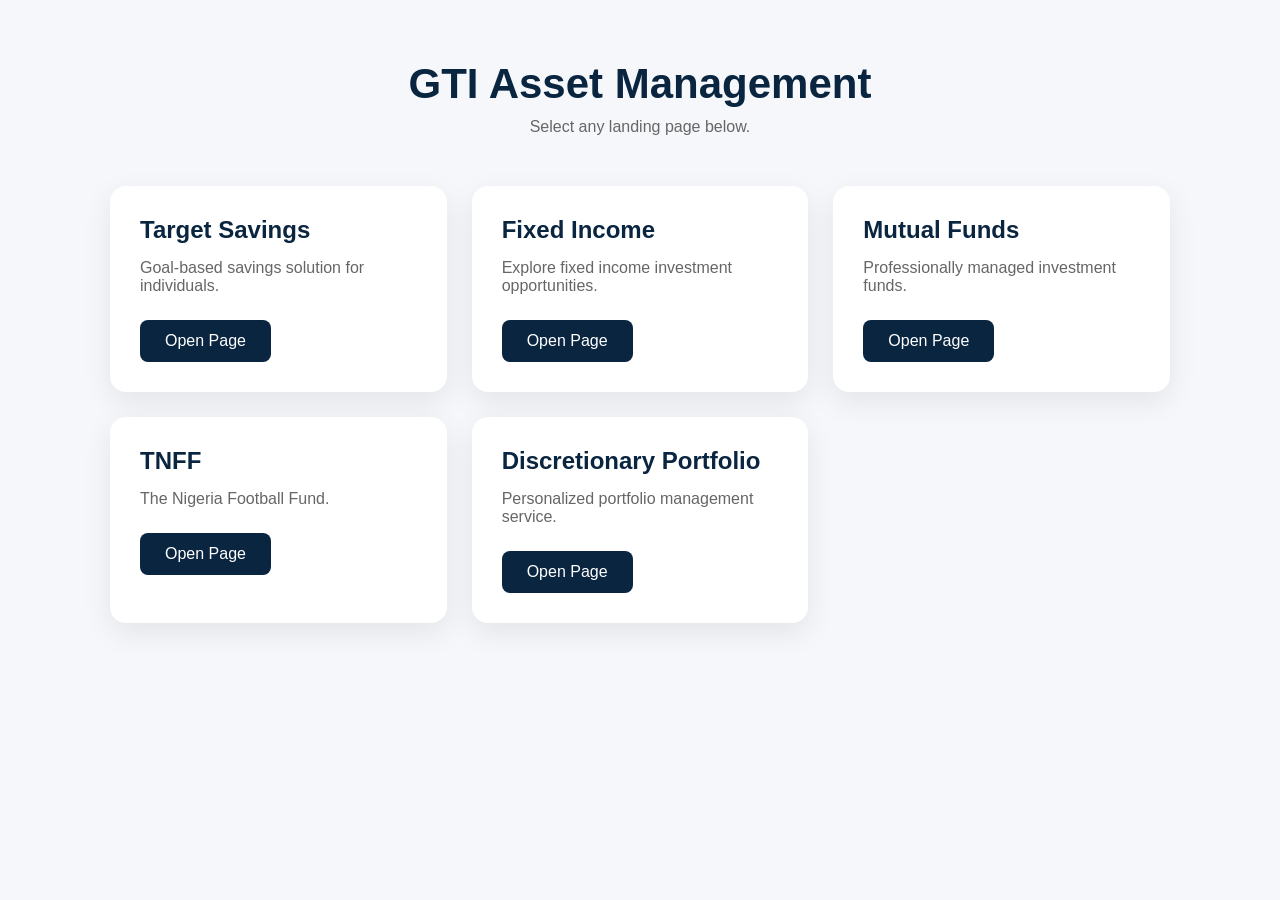
<file: index.html>
<!DOCTYPE html>
<html lang="en">
<head>
    <meta charset="UTF-8">
    <meta name="viewport" content="width=device-width, initial-scale=1.0">
    <title>GTI Asset Management | Landing Pages</title>

    <style>
        *{
            margin:0;
            padding:0;
            box-sizing:border-box;
            font-family:Arial,Helvetica,sans-serif;
        }

        body{
            background:#f5f7fa;
            color:#0A2540;
        }

        .container{
            max-width:1100px;
            margin:auto;
            padding:60px 20px;
        }

        h1{
            text-align:center;
            margin-bottom:10px;
            font-size:42px;
        }

        p{
            text-align:center;
            color:#666;
            margin-bottom:50px;
        }

        .grid{
            display:grid;
            grid-template-columns:repeat(auto-fit,minmax(280px,1fr));
            gap:25px;
        }

        .card{
            background:#fff;
            border-radius:16px;
            padding:30px;
            box-shadow:0 10px 30px rgba(0,0,0,.08);
            transition:.3s;
        }

        .card:hover{
            transform:translateY(-6px);
        }

        .card h2{
            margin-bottom:15px;
        }

        .card p{
            text-align:left;
            margin-bottom:25px;
        }

        .btn{
            display:inline-block;
            padding:12px 25px;
            background:#0A2540;
            color:#fff;
            text-decoration:none;
            border-radius:8px;
        }

        .btn:hover{
            background:#154b85;
        }
    </style>

</head>

<body>

<div class="container">

<h1>GTI Asset Management</h1>

<p>Select any landing page below.</p>

<div class="grid">

<div class="card">
<h2>Target Savings</h2>
<p>Goal-based savings solution for individuals.</p>
<a class="btn" href="page1-target-savings.html">Open Page</a>
</div>

<div class="card">
<h2>Fixed Income</h2>
<p>Explore fixed income investment opportunities.</p>
<a class="btn" href="page2-fixed-income.html">Open Page</a>
</div>

<div class="card">
<h2>Mutual Funds</h2>
<p>Professionally managed investment funds.</p>
<a class="btn" href="page3-mutual-funds.html">Open Page</a>
</div>

<div class="card">
<h2>TNFF</h2>
<p>The Nigeria Football Fund.</p>
<a class="btn" href="page4-tnff.html">Open Page</a>
</div>

<div class="card">
<h2>Discretionary Portfolio</h2>
<p>Personalized portfolio management service.</p>
<a class="btn" href="page5-discretionary.html">Open Page</a>
</div>

</div>

</div>

</body>
</html>
</file>
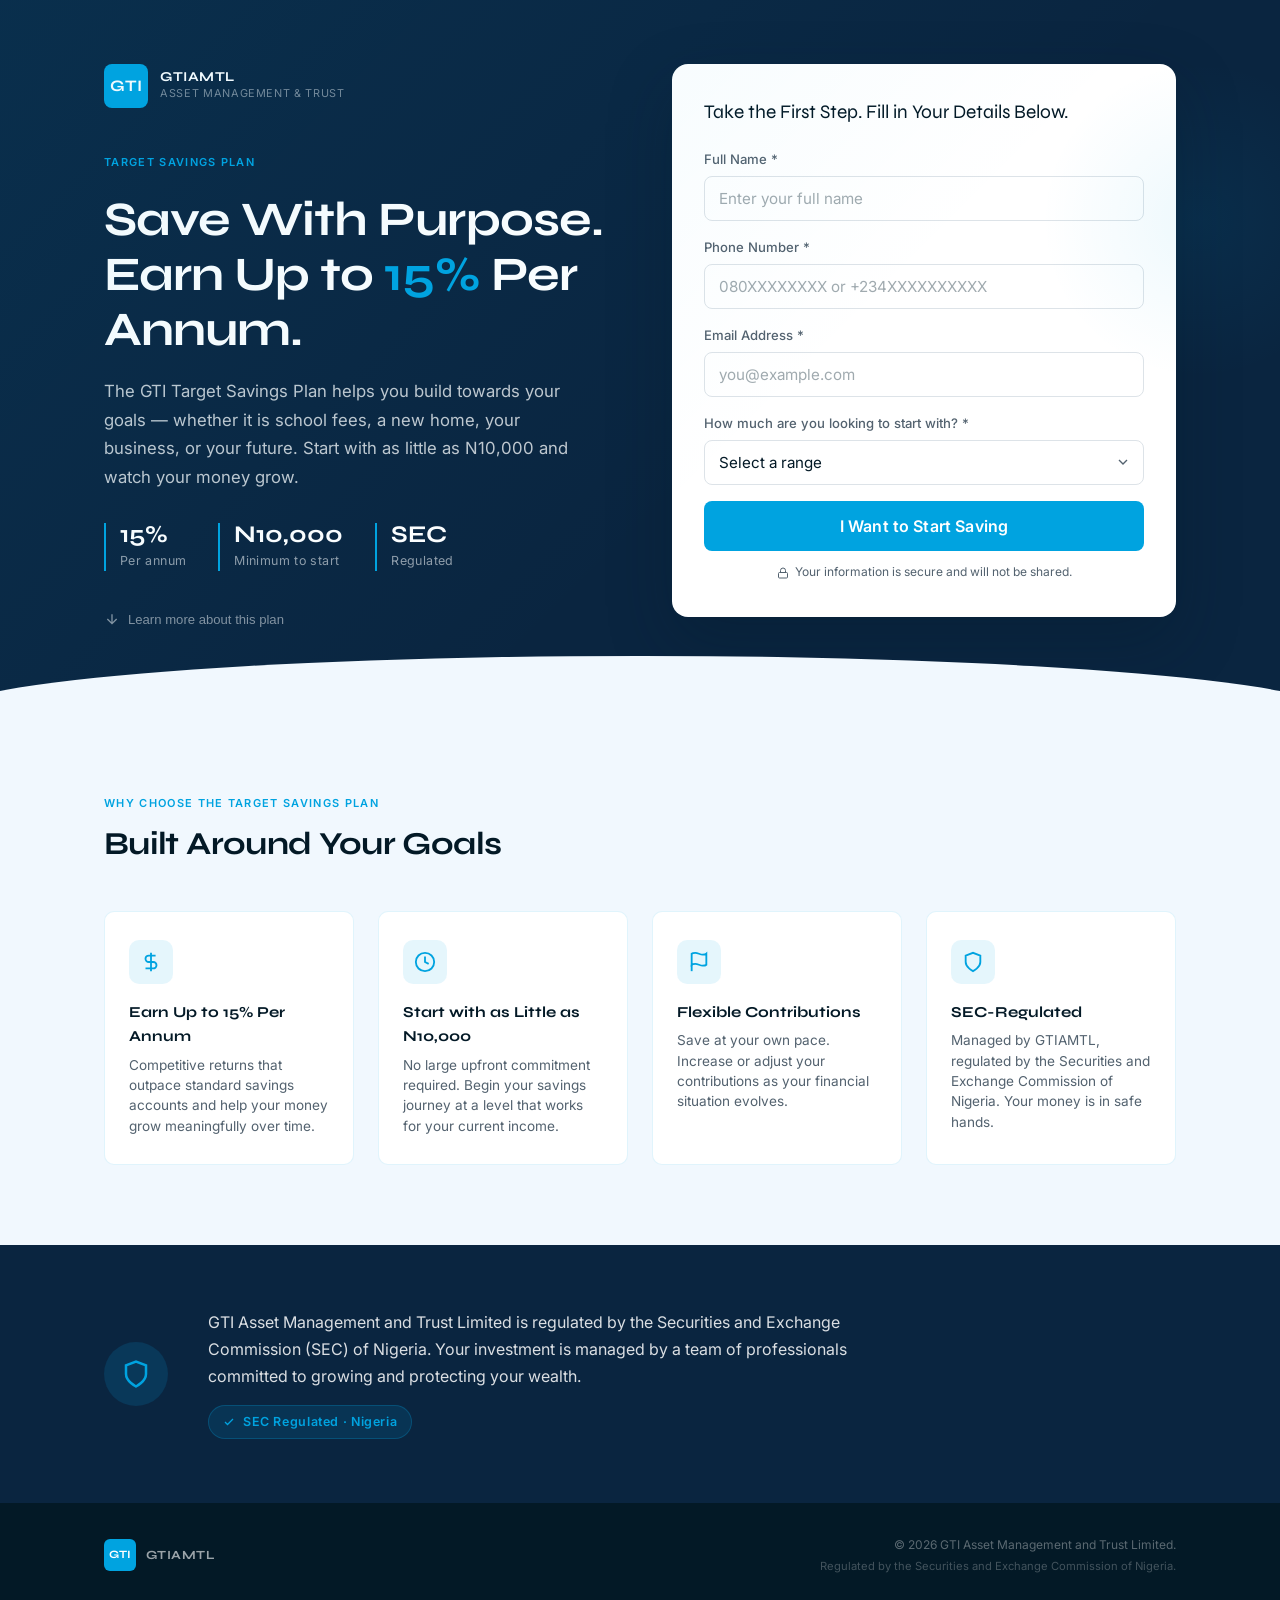
<file: page1-target-savings.html>
<!DOCTYPE html>
<html lang="en">
<head>
  <meta charset="UTF-8" />
  <meta name="viewport" content="width=device-width, initial-scale=1.0" />
  <title>Target Savings Plan — GTI Asset Management</title>
  <meta name="description" content="The GTI Target Savings Plan helps you build towards your goals. Start with as little as N10,000 and earn up to 15% per annum." />

  <!-- ================================================
       GA4 — INSERT YOUR TRACKING CODE BELOW
  ================================================ -->
  <!-- GA4: Replace G-XXXXXXXXXX with your Property ID
  <script async src="https://www.googletagmanager.com/gtag/js?id=G-XXXXXXXXXX"></script>
  <script>
    window.dataLayer = window.dataLayer || [];
    function gtag(){dataLayer.push(arguments);}
    gtag('js', new Date());
    gtag('config', 'G-XXXXXXXXXX');
  </script>
  -->

  <!-- ================================================
       META PIXEL — INSERT YOUR PIXEL CODE BELOW
  ================================================ -->
  <!-- Meta Pixel: Replace XXXXXXXXXXXXXXXX with your Pixel ID
  <script>
    !function(f,b,e,v,n,t,s){if(f.fbq)return;n=f.fbq=function(){n.callMethod?
    n.callMethod.apply(n,arguments):n.queue.push(arguments)};if(!f._fbq)f._fbq=n;
    n.push=n;n.loaded=!0;n.version='2.0';n.queue=[];t=b.createElement(e);t.async=!0;
    t.src=v;s=b.getElementsByTagName(e)[0];s.parentNode.insertBefore(t,s)}(window,
    document,'script','https://connect.facebook.net/en_US/fbevents.js');
    fbq('init', 'XXXXXXXXXXXXXXXX');
    fbq('track', 'PageView');
  </script>
  <noscript><img height="1" width="1" style="display:none"
    src="https://www.facebook.com/tr?id=XXXXXXXXXXXXXXXX&ev=PageView&noscript=1"/></noscript>
  -->

  <link rel="stylesheet" href="style.css" />

  <style>
    /* Page-specific hero accent — savings/aspiration feel */
    .hero::after {
      content: '';
      position: absolute;
      bottom: -1px;
      left: 0; right: 0;
      height: 60px;
      background: var(--alice-blue);
      clip-path: ellipse(55% 100% at 50% 100%);
      pointer-events: none;
    }
    .page-accent-dot {
      position: absolute;
      top: 60px; right: -80px;
      width: 320px; height: 320px;
      border-radius: 50%;
      background: radial-gradient(circle, rgba(0,163,224,0.07) 0%, transparent 70%);
      pointer-events: none;
    }
  </style>
</head>
<body>

<!-- ═══════════════════════════════════════════
     HERO — Headline + Form
════════════════════════════════════════════ -->
<section class="hero" id="top">
  <div class="page-accent-dot"></div>
  <div class="container">
    <div class="hero-inner">

      <!-- LEFT: Copy -->
      <div class="hero-copy">
        <div class="site-logo">
          <div class="logo-mark"><span>GTI</span></div>
          <div class="logo-text-wrap">
            <span class="logo-name">GTIAMTL</span>
            <span class="logo-sub">Asset Management &amp; Trust</span>
          </div>
        </div>

        <span class="hero-label">Target Savings Plan</span>
        <h1>Save With Purpose.<br>Earn Up to <em>15%</em> Per Annum.</h1>

        <p class="hero-sub">
          The GTI Target Savings Plan helps you build towards your goals — whether it is school fees,
          a new home, your business, or your future. Start with as little as N10,000 and watch your money grow.
        </p>

        <div class="hero-stat-row">
          <div class="hero-stat">
            <div class="hero-stat-value">15%</div>
            <div class="hero-stat-label">Per annum</div>
          </div>
          <div class="hero-stat">
            <div class="hero-stat-value">N10,000</div>
            <div class="hero-stat-label">Minimum to start</div>
          </div>
          <div class="hero-stat">
            <div class="hero-stat-value">SEC</div>
            <div class="hero-stat-label">Regulated</div>
          </div>
        </div>

        <button class="scroll-cta" onclick="document.getElementById('benefits').scrollIntoView({behavior:'smooth'})">
          <svg viewBox="0 0 24 24" fill="none" stroke="currentColor" stroke-width="2"><path d="M12 5v14M5 12l7 7 7-7"/></svg>
          Learn more about this plan
        </button>
      </div>

      <!-- RIGHT: Form -->
      <div class="form-card" id="lead-form-wrap">
        <p class="form-card-heading">Take the First Step. Fill in Your Details Below.</p>

        <form id="lead-form" novalidate>
          <!-- Hidden source field -->
          <input type="hidden" name="Source" value="LP-TargetSavings" />

          <div class="form-group">
            <label for="fullname">Full Name <span aria-hidden="true">*</span></label>
            <input type="text" id="fullname" name="Full Name" placeholder="Enter your full name" autocomplete="name" />
            <span class="error-msg" id="fullname-err">Please enter your full name.</span>
          </div>

          <div class="form-group">
            <label for="phone">Phone Number <span aria-hidden="true">*</span></label>
            <input type="tel" id="phone" name="Phone Number" placeholder="080XXXXXXXX or +234XXXXXXXXXX" autocomplete="tel" />
            <span class="error-msg" id="phone-err">Enter a valid Nigerian phone number.</span>
          </div>

          <div class="form-group">
            <label for="email">Email Address <span aria-hidden="true">*</span></label>
            <input type="email" id="email" name="Email Address" placeholder="you@example.com" autocomplete="email" />
            <span class="error-msg" id="email-err">Please enter a valid email address.</span>
          </div>

          <div class="form-group">
            <label for="amount">How much are you looking to start with? <span aria-hidden="true">*</span></label>
            <select id="amount" name="Investment Amount">
              <option value="" disabled selected>Select a range</option>
              <option value="N10,000 - N49,999">N10,000 – N49,999</option>
              <option value="N50,000 - N99,999">N50,000 – N99,999</option>
              <option value="N100,000 - N999,999">N100,000 – N999,999</option>
              <option value="N1,000,000 - N9,999,999">N1,000,000 – N9,999,999</option>
              <option value="N10,000,000 and above">N10,000,000 and above</option>
            </select>
            <span class="error-msg" id="amount-err">Please select an amount range.</span>
          </div>

          <button type="submit" class="btn-submit">I Want to Start Saving</button>

          <p class="form-footer-note">
            <svg width="12" height="12" viewBox="0 0 24 24" fill="none" stroke="currentColor" stroke-width="2">
              <rect x="3" y="11" width="18" height="11" rx="2"/><path d="M7 11V7a5 5 0 0110 0v4"/>
            </svg>
            Your information is secure and will not be shared.
          </p>
        </form>

        <!-- Thank-you message (replaces form on submission) -->
        <div class="thankyou-msg" id="thankyou">
          <div class="thankyou-icon">
            <svg width="28" height="28" viewBox="0 0 24 24" fill="none" stroke="#00A3E0" stroke-width="2.5">
              <path d="M20 6L9 17l-5-5"/>
            </svg>
          </div>
          <h3>Thank you.</h3>
          <p>One of our advisors will be in touch with you shortly.</p>
        </div>
      </div>

    </div><!-- /hero-inner -->
  </div>
</section>


<!-- ═══════════════════════════════════════════
     BENEFITS
════════════════════════════════════════════ -->
<section class="benefits-section" id="benefits">
  <div class="container">
    <div class="section-label">Why Choose the Target Savings Plan</div>
    <h2 class="section-heading">Built Around Your Goals</h2>

    <div class="benefits-grid">

      <div class="benefit-card">
        <div class="benefit-icon">
          <svg width="22" height="22" viewBox="0 0 24 24" fill="none" stroke="currentColor" stroke-width="2">
            <path d="M12 2v20M17 5H9.5a3.5 3.5 0 000 7h5a3.5 3.5 0 010 7H6"/>
          </svg>
        </div>
        <h3>Earn Up to 15% Per Annum</h3>
        <p>Competitive returns that outpace standard savings accounts and help your money grow meaningfully over time.</p>
      </div>

      <div class="benefit-card">
        <div class="benefit-icon">
          <svg width="22" height="22" viewBox="0 0 24 24" fill="none" stroke="currentColor" stroke-width="2">
            <circle cx="12" cy="12" r="10"/><path d="M12 6v6l4 2"/>
          </svg>
        </div>
        <h3>Start with as Little as N10,000</h3>
        <p>No large upfront commitment required. Begin your savings journey at a level that works for your current income.</p>
      </div>

      <div class="benefit-card">
        <div class="benefit-icon">
          <svg width="22" height="22" viewBox="0 0 24 24" fill="none" stroke="currentColor" stroke-width="2">
            <path d="M4 15s1-1 4-1 5 2 8 2 4-1 4-1V3s-1 1-4 1-5-2-8-2-4 1-4 1z"/><line x1="4" y1="22" x2="4" y2="15"/>
          </svg>
        </div>
        <h3>Flexible Contributions</h3>
        <p>Save at your own pace. Increase or adjust your contributions as your financial situation evolves.</p>
      </div>

      <div class="benefit-card">
        <div class="benefit-icon">
          <svg width="22" height="22" viewBox="0 0 24 24" fill="none" stroke="currentColor" stroke-width="2">
            <path d="M12 22s8-4 8-10V5l-8-3-8 3v7c0 6 8 10 8 10z"/>
          </svg>
        </div>
        <h3>SEC-Regulated</h3>
        <p>Managed by GTIAMTL, regulated by the Securities and Exchange Commission of Nigeria. Your money is in safe hands.</p>
      </div>

    </div>
  </div>
</section>


<!-- ═══════════════════════════════════════════
     TRUST
════════════════════════════════════════════ -->
<section class="trust-section">
  <div class="container">
    <div class="trust-inner">
      <div class="trust-icon-wrap">
        <svg width="30" height="30" viewBox="0 0 24 24" fill="none" stroke="currentColor" stroke-width="2">
          <path d="M12 22s8-4 8-10V5l-8-3-8 3v7c0 6 8 10 8 10z"/>
        </svg>
      </div>
      <div class="trust-content">
        <p>
          GTI Asset Management and Trust Limited is regulated by the Securities and Exchange Commission (SEC) of Nigeria.
          Your investment is managed by a team of professionals committed to growing and protecting your wealth.
        </p>
        <span class="trust-badge">
          <svg width="12" height="12" viewBox="0 0 24 24" fill="none" stroke="currentColor" stroke-width="2.5">
            <path d="M20 6L9 17l-5-5"/>
          </svg>
          SEC Regulated · Nigeria
        </span>
      </div>
    </div>
  </div>
</section>


<!-- ═══════════════════════════════════════════
     FOOTER
════════════════════════════════════════════ -->
<footer class="page-footer">
  <div class="container">
    <div class="page-footer-inner">
      <div class="footer-logo">
        <div class="footer-logo-mark"><span>GTI</span></div>
        <span class="footer-name">GTIAMTL</span>
      </div>
      <div class="footer-copy">
        &copy; 2026 GTI Asset Management and Trust Limited.
        <div class="footer-sec">Regulated by the Securities and Exchange Commission of Nigeria.</div>
      </div>
    </div>
  </div>
</footer>


<!-- ═══════════════════════════════════════════
     JAVASCRIPT — Validation + GA4 Events
════════════════════════════════════════════ -->
<script>
(function() {
  const form    = document.getElementById('lead-form');
  const wrapper = document.getElementById('lead-form-wrap');
  const thanks  = document.getElementById('thankyou');

  const PHONE_RE = /^(\+234|0)(70|80|81|90|91)\d{8}$/;
  const EMAIL_RE = /^[^\s@]+@[^\s@]+\.[^\s@]+$/;

  function setError(id, errId, show) {
    const field = document.getElementById(id);
    const msg   = document.getElementById(errId);
    if (show) { field.classList.add('error');    msg.classList.add('show'); }
    else       { field.classList.remove('error'); msg.classList.remove('show'); }
  }

  function validate() {
    let ok = true;
    const name   = document.getElementById('fullname').value.trim();
    const phone  = document.getElementById('phone').value.trim().replace(/\s+/g,'');
    const email  = document.getElementById('email').value.trim();
    const amount = document.getElementById('amount').value;

    setError('fullname','fullname-err', !name);          if (!name)              ok = false;
    setError('phone',   'phone-err',   !PHONE_RE.test(phone)); if (!PHONE_RE.test(phone)) ok = false;
    setError('email',   'email-err',   !EMAIL_RE.test(email)); if (!EMAIL_RE.test(email)) ok = false;
    setError('amount',  'amount-err',  !amount);         if (!amount)            ok = false;

    return ok;
  }

  form.addEventListener('submit', function(e) {
    e.preventDefault();
    if (!validate()) return;

    // ── GA4 Conversion Event ──────────────────────
    // Fires when this form is successfully submitted.
    // Uncomment after GA4 Property ID is inserted above.
    /*
    if (typeof gtag === 'function') {
      gtag('event', 'generate_lead', {
        'event_category': 'form',
        'event_label':    'LP-TargetSavings',
        'value':          1
      });
    }
    */

    // ── Meta Pixel Lead Event ─────────────────────
    /*
    if (typeof fbq === 'function') {
      fbq('track', 'Lead');
    }
    */

    // ── Hide form, show thank-you ─────────────────
    form.style.display = 'none';
    thanks.classList.add('show');
  });

  // Live validation on blur
  ['fullname','phone','email','amount'].forEach(function(id) {
    const el = document.getElementById(id);
    el.addEventListener('blur', validate);
  });
})();
</script>

</body>
</html>
</file>
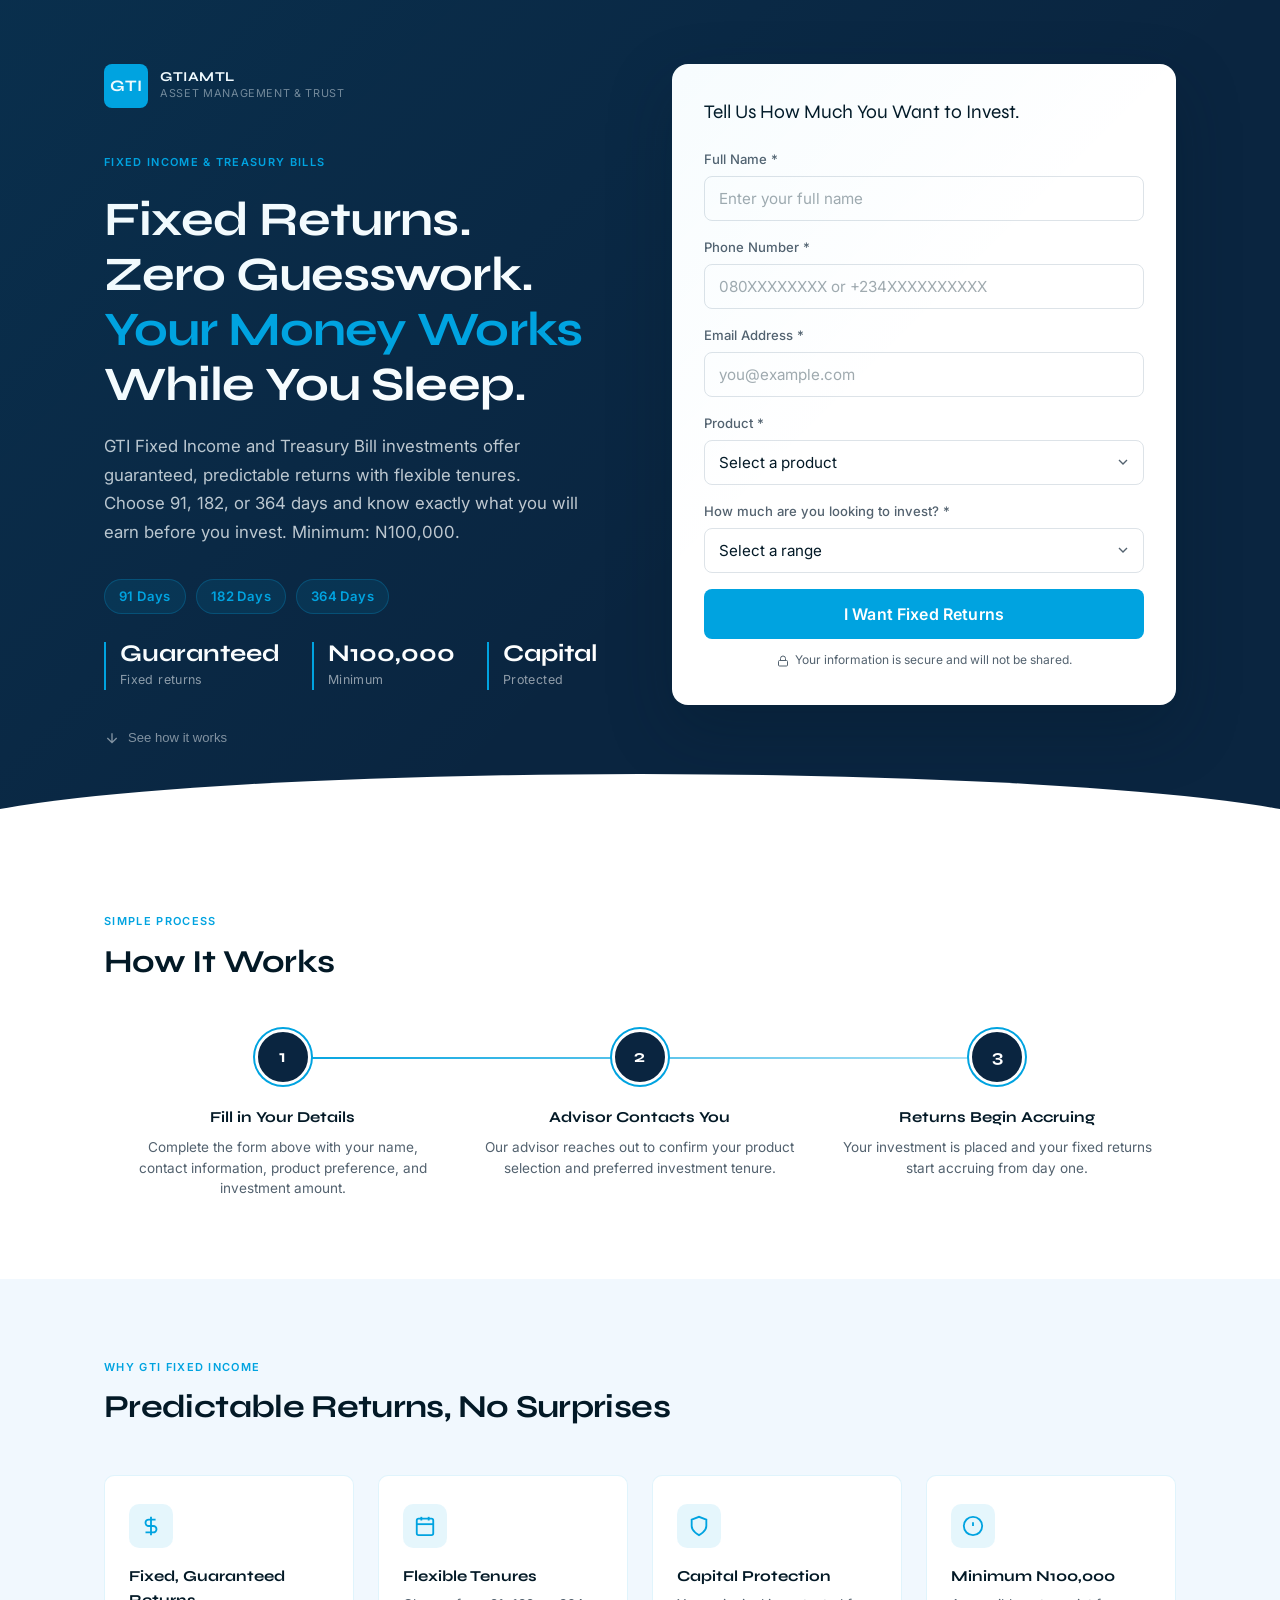
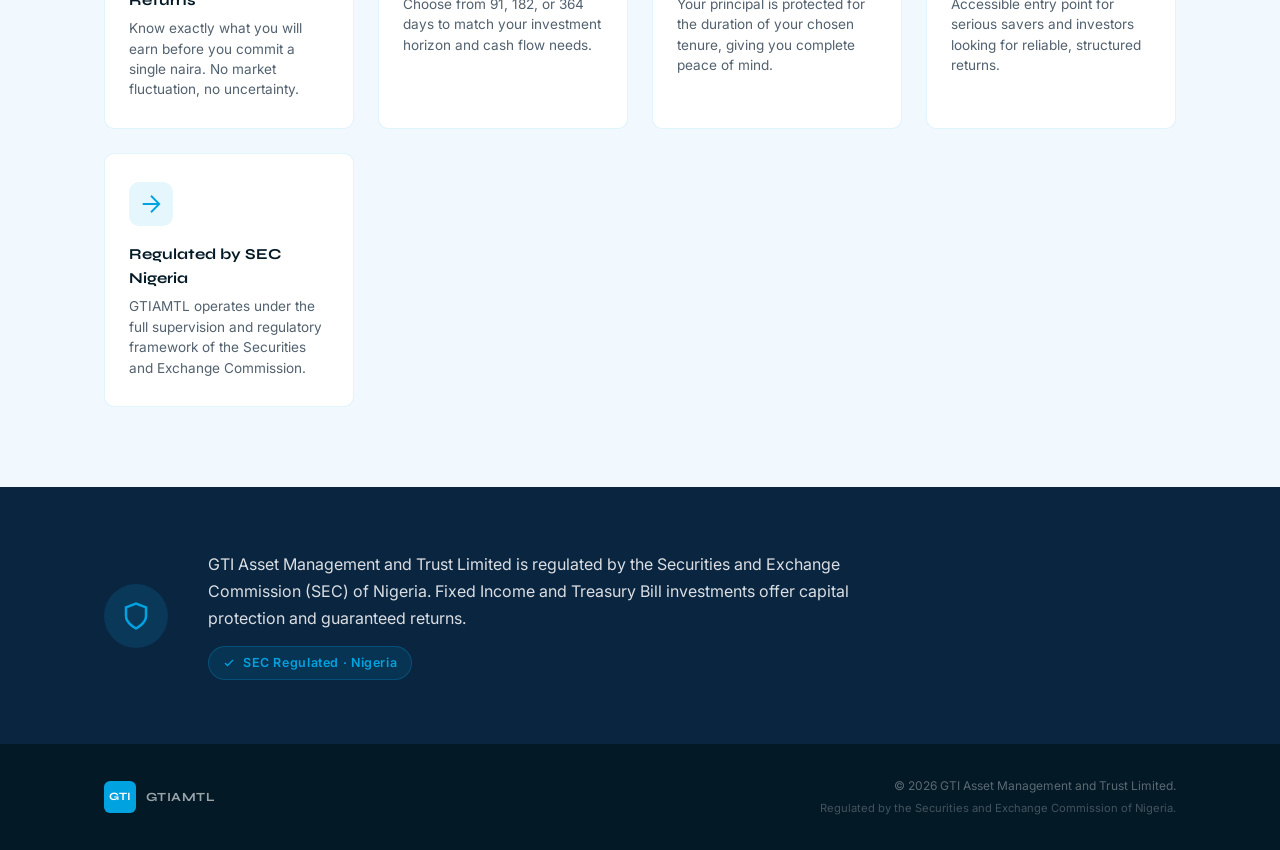
<file: page2-fixed-income.html>
<!DOCTYPE html>
<html lang="en">
<head>
  <meta charset="UTF-8" />
  <meta name="viewport" content="width=device-width, initial-scale=1.0" />
  <title>Fixed Income &amp; Treasury Bills — GTI Asset Management</title>
  <meta name="description" content="GTI Fixed Income and Treasury Bill investments offer guaranteed, predictable returns with flexible tenures. Choose 91, 182, or 364 days." />

  <!-- GA4 — INSERT YOUR TRACKING CODE HERE
  <script async src="https://www.googletagmanager.com/gtag/js?id=G-XXXXXXXXXX"></script>
  <script>
    window.dataLayer = window.dataLayer || [];
    function gtag(){dataLayer.push(arguments);}
    gtag('js', new Date());
    gtag('config', 'G-XXXXXXXXXX');
  </script>
  -->

  <!-- META PIXEL — INSERT YOUR PIXEL CODE HERE
  <script>
    !function(f,b,e,v,n,t,s){if(f.fbq)return;n=f.fbq=function(){n.callMethod?
    n.callMethod.apply(n,arguments):n.queue.push(arguments)};if(!f._fbq)f._fbq=n;
    n.push=n;n.loaded=!0;n.version='2.0';n.queue=[];t=b.createElement(e);t.async=!0;
    t.src=v;s=b.getElementsByTagName(e)[0];s.parentNode.insertBefore(t,s)}(window,
    document,'script','https://connect.facebook.net/en_US/fbevents.js');
    fbq('init', 'XXXXXXXXXXXXXXXX');
    fbq('track', 'PageView');
  </script>
  <noscript><img height="1" width="1" style="display:none"
    src="https://www.facebook.com/tr?id=XXXXXXXXXXXXXXXX&ev=PageView&noscript=1"/></noscript>
  -->

  <link rel="stylesheet" href="style.css" />

  <style>
    .hero::after {
      content: '';
      position: absolute;
      bottom: -1px; left: 0; right: 0;
      height: 60px;
      background: var(--white);
      clip-path: ellipse(55% 100% at 50% 100%);
      pointer-events: none;
    }
    .tenure-chips {
      display: flex;
      gap: 10px;
      flex-wrap: wrap;
      margin-bottom: 28px;
    }
    .tenure-chip {
      background: rgba(0,163,224,0.1);
      border: 1px solid rgba(0,163,224,0.25);
      color: var(--gti-blue);
      font-size: 0.82rem;
      font-weight: 600;
      padding: 6px 14px;
      border-radius: 20px;
      letter-spacing: 0.03em;
    }
  </style>
</head>
<body>

<!-- ═══════════════════════════════════════════
     HERO
════════════════════════════════════════════ -->
<section class="hero" id="top">
  <div class="container">
    <div class="hero-inner">

      <div class="hero-copy">
        <div class="site-logo">
          <div class="logo-mark"><span>GTI</span></div>
          <div class="logo-text-wrap">
            <span class="logo-name">GTIAMTL</span>
            <span class="logo-sub">Asset Management &amp; Trust</span>
          </div>
        </div>

        <span class="hero-label">Fixed Income &amp; Treasury Bills</span>
        <h1>Fixed Returns.<br>Zero Guesswork.<br><em>Your Money Works</em> While You Sleep.</h1>

        <p class="hero-sub">
          GTI Fixed Income and Treasury Bill investments offer guaranteed, predictable returns
          with flexible tenures. Choose 91, 182, or 364 days and know exactly what you will earn
          before you invest. Minimum: N100,000.
        </p>

        <div class="tenure-chips">
          <span class="tenure-chip">91 Days</span>
          <span class="tenure-chip">182 Days</span>
          <span class="tenure-chip">364 Days</span>
        </div>

        <div class="hero-stat-row">
          <div class="hero-stat">
            <div class="hero-stat-value">Guaranteed</div>
            <div class="hero-stat-label">Fixed returns</div>
          </div>
          <div class="hero-stat">
            <div class="hero-stat-value">N100,000</div>
            <div class="hero-stat-label">Minimum</div>
          </div>
          <div class="hero-stat">
            <div class="hero-stat-value">Capital</div>
            <div class="hero-stat-label">Protected</div>
          </div>
        </div>

        <button class="scroll-cta" onclick="document.getElementById('how-it-works').scrollIntoView({behavior:'smooth'})">
          <svg viewBox="0 0 24 24" fill="none" stroke="currentColor" stroke-width="2"><path d="M12 5v14M5 12l7 7 7-7"/></svg>
          See how it works
        </button>
      </div>

      <!-- Form -->
      <div class="form-card" id="lead-form-wrap">
        <p class="form-card-heading">Tell Us How Much You Want to Invest.</p>

        <form id="lead-form" novalidate>
          <input type="hidden" name="Source" value="LP-FixedIncome" />

          <div class="form-group">
            <label for="fullname">Full Name <span aria-hidden="true">*</span></label>
            <input type="text" id="fullname" name="Full Name" placeholder="Enter your full name" autocomplete="name" />
            <span class="error-msg" id="fullname-err">Please enter your full name.</span>
          </div>

          <div class="form-group">
            <label for="phone">Phone Number <span aria-hidden="true">*</span></label>
            <input type="tel" id="phone" name="Phone Number" placeholder="080XXXXXXXX or +234XXXXXXXXXX" autocomplete="tel" />
            <span class="error-msg" id="phone-err">Enter a valid Nigerian phone number.</span>
          </div>

          <div class="form-group">
            <label for="email">Email Address <span aria-hidden="true">*</span></label>
            <input type="email" id="email" name="Email Address" placeholder="you@example.com" autocomplete="email" />
            <span class="error-msg" id="email-err">Please enter a valid email address.</span>
          </div>

          <div class="form-group">
            <label for="product">Product <span aria-hidden="true">*</span></label>
            <select id="product" name="Product">
              <option value="" disabled selected>Select a product</option>
              <option value="Fixed Income">Fixed Income</option>
              <option value="Treasury Bill">Treasury Bill</option>
              <option value="Both / Not sure yet">Both / Not sure yet</option>
            </select>
            <span class="error-msg" id="product-err">Please select a product.</span>
          </div>

          <div class="form-group">
            <label for="amount">How much are you looking to invest? <span aria-hidden="true">*</span></label>
            <select id="amount" name="Investment Amount">
              <option value="" disabled selected>Select a range</option>
              <option value="N100,000 - N499,999">N100,000 – N499,999</option>
              <option value="N500,000 - N999,999">N500,000 – N999,999</option>
              <option value="N1,000,000 - N4,999,999">N1,000,000 – N4,999,999</option>
              <option value="N5,000,000 - N9,999,999">N5,000,000 – N9,999,999</option>
              <option value="N10,000,000 and above">N10,000,000 and above</option>
            </select>
            <span class="error-msg" id="amount-err">Please select an amount range.</span>
          </div>

          <button type="submit" class="btn-submit">I Want Fixed Returns</button>

          <p class="form-footer-note">
            <svg width="12" height="12" viewBox="0 0 24 24" fill="none" stroke="currentColor" stroke-width="2">
              <rect x="3" y="11" width="18" height="11" rx="2"/><path d="M7 11V7a5 5 0 0110 0v4"/>
            </svg>
            Your information is secure and will not be shared.
          </p>
        </form>

        <div class="thankyou-msg" id="thankyou">
          <div class="thankyou-icon">
            <svg width="28" height="28" viewBox="0 0 24 24" fill="none" stroke="#00A3E0" stroke-width="2.5">
              <path d="M20 6L9 17l-5-5"/>
            </svg>
          </div>
          <h3>Thank you.</h3>
          <p>One of our advisors will be in touch with you shortly.</p>
        </div>
      </div>

    </div>
  </div>
</section>


<!-- ═══════════════════════════════════════════
     HOW IT WORKS
════════════════════════════════════════════ -->
<section class="how-section" id="how-it-works">
  <div class="container">
    <div class="section-label">Simple Process</div>
    <h2 class="section-heading">How It Works</h2>

    <div class="steps-row">
      <div class="step-item">
        <div class="step-number">1</div>
        <h3>Fill in Your Details</h3>
        <p>Complete the form above with your name, contact information, product preference, and investment amount.</p>
      </div>
      <div class="step-item">
        <div class="step-number">2</div>
        <h3>Advisor Contacts You</h3>
        <p>Our advisor reaches out to confirm your product selection and preferred investment tenure.</p>
      </div>
      <div class="step-item">
        <div class="step-number">3</div>
        <h3>Returns Begin Accruing</h3>
        <p>Your investment is placed and your fixed returns start accruing from day one.</p>
      </div>
    </div>
  </div>
</section>


<!-- ═══════════════════════════════════════════
     BENEFITS
════════════════════════════════════════════ -->
<section class="benefits-section" id="benefits">
  <div class="container">
    <div class="section-label">Why GTI Fixed Income</div>
    <h2 class="section-heading">Predictable Returns, No Surprises</h2>

    <div class="benefits-grid">
      <div class="benefit-card">
        <div class="benefit-icon">
          <svg width="22" height="22" viewBox="0 0 24 24" fill="none" stroke="currentColor" stroke-width="2">
            <path d="M12 2v20M17 5H9.5a3.5 3.5 0 000 7h5a3.5 3.5 0 010 7H6"/>
          </svg>
        </div>
        <h3>Fixed, Guaranteed Returns</h3>
        <p>Know exactly what you will earn before you commit a single naira. No market fluctuation, no uncertainty.</p>
      </div>

      <div class="benefit-card">
        <div class="benefit-icon">
          <svg width="22" height="22" viewBox="0 0 24 24" fill="none" stroke="currentColor" stroke-width="2">
            <rect x="3" y="4" width="18" height="18" rx="2"/><line x1="16" y1="2" x2="16" y2="6"/>
            <line x1="8" y1="2" x2="8" y2="6"/><line x1="3" y1="10" x2="21" y2="10"/>
          </svg>
        </div>
        <h3>Flexible Tenures</h3>
        <p>Choose from 91, 182, or 364 days to match your investment horizon and cash flow needs.</p>
      </div>

      <div class="benefit-card">
        <div class="benefit-icon">
          <svg width="22" height="22" viewBox="0 0 24 24" fill="none" stroke="currentColor" stroke-width="2">
            <path d="M12 22s8-4 8-10V5l-8-3-8 3v7c0 6 8 10 8 10z"/>
          </svg>
        </div>
        <h3>Capital Protection</h3>
        <p>Your principal is protected for the duration of your chosen tenure, giving you complete peace of mind.</p>
      </div>

      <div class="benefit-card">
        <div class="benefit-icon">
          <svg width="22" height="22" viewBox="0 0 24 24" fill="none" stroke="currentColor" stroke-width="2">
            <circle cx="12" cy="12" r="10"/><line x1="12" y1="8" x2="12" y2="12"/>
            <line x1="12" y1="16" x2="12.01" y2="16"/>
          </svg>
        </div>
        <h3>Minimum N100,000</h3>
        <p>Accessible entry point for serious savers and investors looking for reliable, structured returns.</p>
      </div>

      <div class="benefit-card">
        <div class="benefit-icon">
          <svg width="22" height="22" viewBox="0 0 24 24" fill="none" stroke="currentColor" stroke-width="2">
            <path d="M3 12h18M12 3l9 9-9 9"/>
          </svg>
        </div>
        <h3>Regulated by SEC Nigeria</h3>
        <p>GTIAMTL operates under the full supervision and regulatory framework of the Securities and Exchange Commission.</p>
      </div>
    </div>
  </div>
</section>


<!-- ═══════════════════════════════════════════
     TRUST
════════════════════════════════════════════ -->
<section class="trust-section">
  <div class="container">
    <div class="trust-inner">
      <div class="trust-icon-wrap">
        <svg width="30" height="30" viewBox="0 0 24 24" fill="none" stroke="currentColor" stroke-width="2">
          <path d="M12 22s8-4 8-10V5l-8-3-8 3v7c0 6 8 10 8 10z"/>
        </svg>
      </div>
      <div class="trust-content">
        <p>
          GTI Asset Management and Trust Limited is regulated by the Securities and Exchange Commission (SEC) of Nigeria.
          Fixed Income and Treasury Bill investments offer capital protection and guaranteed returns.
        </p>
        <span class="trust-badge">
          <svg width="12" height="12" viewBox="0 0 24 24" fill="none" stroke="currentColor" stroke-width="2.5">
            <path d="M20 6L9 17l-5-5"/>
          </svg>
          SEC Regulated · Nigeria
        </span>
      </div>
    </div>
  </div>
</section>

<footer class="page-footer">
  <div class="container">
    <div class="page-footer-inner">
      <div class="footer-logo">
        <div class="footer-logo-mark"><span>GTI</span></div>
        <span class="footer-name">GTIAMTL</span>
      </div>
      <div class="footer-copy">
        &copy; 2026 GTI Asset Management and Trust Limited.
        <div class="footer-sec">Regulated by the Securities and Exchange Commission of Nigeria.</div>
      </div>
    </div>
  </div>
</footer>

<script>
(function() {
  const form   = document.getElementById('lead-form');
  const thanks = document.getElementById('thankyou');
  const PHONE_RE = /^(\+234|0)(70|80|81|90|91)\d{8}$/;
  const EMAIL_RE = /^[^\s@]+@[^\s@]+\.[^\s@]+$/;

  function setError(id, errId, show) {
    const f = document.getElementById(id), m = document.getElementById(errId);
    if (show) { f.classList.add('error'); m.classList.add('show'); }
    else       { f.classList.remove('error'); m.classList.remove('show'); }
  }

  function validate() {
    let ok = true;
    const name    = document.getElementById('fullname').value.trim();
    const phone   = document.getElementById('phone').value.trim().replace(/\s+/g,'');
    const email   = document.getElementById('email').value.trim();
    const product = document.getElementById('product').value;
    const amount  = document.getElementById('amount').value;

    setError('fullname','fullname-err',!name);                    if(!name)                   ok=false;
    setError('phone',   'phone-err',  !PHONE_RE.test(phone));     if(!PHONE_RE.test(phone))   ok=false;
    setError('email',   'email-err',  !EMAIL_RE.test(email));     if(!EMAIL_RE.test(email))   ok=false;
    setError('product', 'product-err',!product);                  if(!product)                ok=false;
    setError('amount',  'amount-err', !amount);                   if(!amount)                 ok=false;
    return ok;
  }

  form.addEventListener('submit', function(e) {
    e.preventDefault();
    if (!validate()) return;
    // GA4: gtag('event','generate_lead',{'event_label':'LP-FixedIncome','value':1});
    // Pixel: fbq('track','Lead');
    form.style.display = 'none';
    thanks.classList.add('show');
  });

  ['fullname','phone','email','product','amount'].forEach(function(id) {
    document.getElementById(id).addEventListener('blur', validate);
  });
})();
</script>

</body>
</html>
</file>
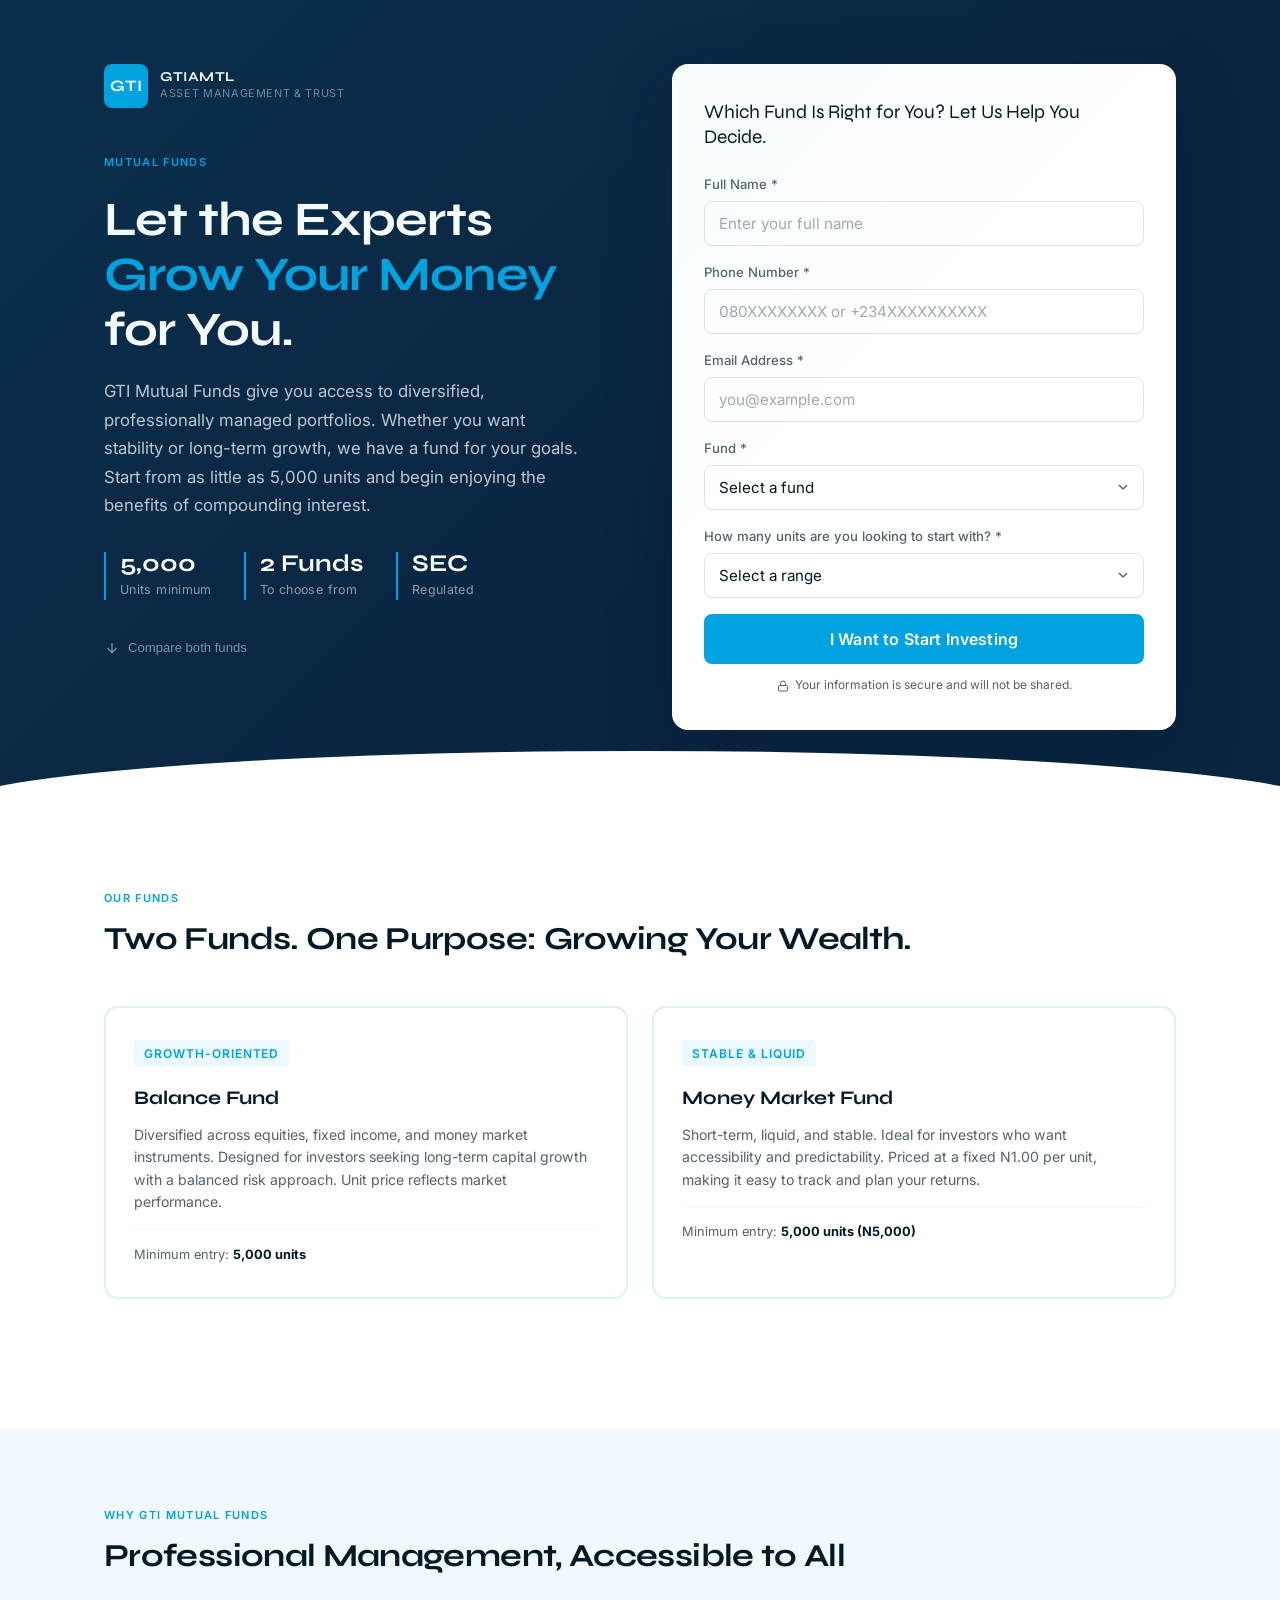
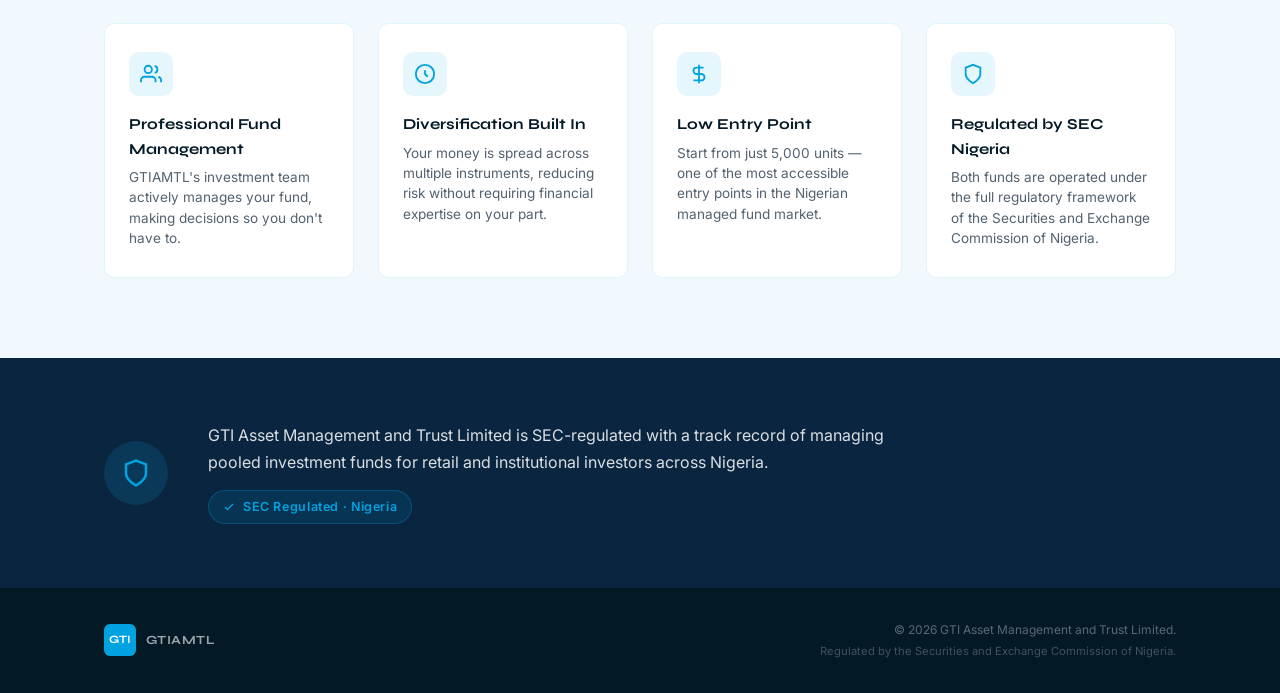
<file: page3-mutual-funds.html>
<!DOCTYPE html>
<html lang="en">
<head>
  <meta charset="UTF-8" />
  <meta name="viewport" content="width=device-width, initial-scale=1.0" />
  <title>Mutual Funds — GTI Asset Management</title>
  <meta name="description" content="GTI Mutual Funds give you access to diversified, professionally managed portfolios. Balance Fund and Money Market Fund. Start from 5,000 units." />

  <!-- GA4 — INSERT YOUR TRACKING CODE HERE
  <script async src="https://www.googletagmanager.com/gtag/js?id=G-XXXXXXXXXX"></script>
  <script>
    window.dataLayer = window.dataLayer || [];
    function gtag(){dataLayer.push(arguments);}
    gtag('js', new Date());
    gtag('config', 'G-XXXXXXXXXX');
  </script>
  -->

  <!-- META PIXEL — INSERT YOUR PIXEL CODE HERE
  <script>
    !function(f,b,e,v,n,t,s){if(f.fbq)return;n=f.fbq=function(){n.callMethod?
    n.callMethod.apply(n,arguments):n.queue.push(arguments)};if(!f._fbq)f._fbq=n;
    n.push=n;n.loaded=!0;n.version='2.0';n.queue=[];t=b.createElement(e);t.async=!0;
    t.src=v;s=b.getElementsByTagName(e)[0];s.parentNode.insertBefore(t,s)}(window,
    document,'script','https://connect.facebook.net/en_US/fbevents.js');
    fbq('init', 'XXXXXXXXXXXXXXXX');
    fbq('track', 'PageView');
  </script>
  <noscript><img height="1" width="1" style="display:none"
    src="https://www.facebook.com/tr?id=XXXXXXXXXXXXXXXX&ev=PageView&noscript=1"/></noscript>
  -->

  <link rel="stylesheet" href="style.css" />

  <style>
    .hero::after {
      content: '';
      position: absolute;
      bottom: -1px; left: 0; right: 0;
      height: 60px;
      background: var(--white);
      clip-path: ellipse(55% 100% at 50% 100%);
      pointer-events: none;
    }
    /* Mutual Funds page gets a dedicated product cards section in hero copy area */
    .funds-section {
      background: var(--white);
      padding: 80px 0;
    }
  </style>
</head>
<body>

<!-- HERO -->
<section class="hero" id="top">
  <div class="container">
    <div class="hero-inner">

      <div class="hero-copy">
        <div class="site-logo">
          <div class="logo-mark"><span>GTI</span></div>
          <div class="logo-text-wrap">
            <span class="logo-name">GTIAMTL</span>
            <span class="logo-sub">Asset Management &amp; Trust</span>
          </div>
        </div>

        <span class="hero-label">Mutual Funds</span>
        <h1>Let the Experts<br><em>Grow Your Money</em><br>for You.</h1>

        <p class="hero-sub">
          GTI Mutual Funds give you access to diversified, professionally managed portfolios.
          Whether you want stability or long-term growth, we have a fund for your goals.
          Start from as little as 5,000 units and begin enjoying the benefits of compounding interest.
        </p>

        <div class="hero-stat-row">
          <div class="hero-stat">
            <div class="hero-stat-value">5,000</div>
            <div class="hero-stat-label">Units minimum</div>
          </div>
          <div class="hero-stat">
            <div class="hero-stat-value">2 Funds</div>
            <div class="hero-stat-label">To choose from</div>
          </div>
          <div class="hero-stat">
            <div class="hero-stat-value">SEC</div>
            <div class="hero-stat-label">Regulated</div>
          </div>
        </div>

        <button class="scroll-cta" onclick="document.getElementById('funds-detail').scrollIntoView({behavior:'smooth'})">
          <svg viewBox="0 0 24 24" fill="none" stroke="currentColor" stroke-width="2"><path d="M12 5v14M5 12l7 7 7-7"/></svg>
          Compare both funds
        </button>
      </div>

      <!-- Form -->
      <div class="form-card" id="lead-form-wrap">
        <p class="form-card-heading">Which Fund Is Right for You? Let Us Help You Decide.</p>

        <form id="lead-form" novalidate>
          <input type="hidden" name="Source" value="LP-MutualFunds" />

          <div class="form-group">
            <label for="fullname">Full Name <span aria-hidden="true">*</span></label>
            <input type="text" id="fullname" name="Full Name" placeholder="Enter your full name" autocomplete="name" />
            <span class="error-msg" id="fullname-err">Please enter your full name.</span>
          </div>

          <div class="form-group">
            <label for="phone">Phone Number <span aria-hidden="true">*</span></label>
            <input type="tel" id="phone" name="Phone Number" placeholder="080XXXXXXXX or +234XXXXXXXXXX" autocomplete="tel" />
            <span class="error-msg" id="phone-err">Enter a valid Nigerian phone number.</span>
          </div>

          <div class="form-group">
            <label for="email">Email Address <span aria-hidden="true">*</span></label>
            <input type="email" id="email" name="Email Address" placeholder="you@example.com" autocomplete="email" />
            <span class="error-msg" id="email-err">Please enter a valid email address.</span>
          </div>

          <div class="form-group">
            <label for="fund">Fund <span aria-hidden="true">*</span></label>
            <select id="fund" name="Fund">
              <option value="" disabled selected>Select a fund</option>
              <option value="Balance Fund">Balance Fund</option>
              <option value="Money Market Fund">Money Market Fund</option>
              <option value="Both / Not sure yet">Both / Not sure yet</option>
            </select>
            <span class="error-msg" id="fund-err">Please select a fund.</span>
          </div>

          <div class="form-group">
            <label for="units">How many units are you looking to start with? <span aria-hidden="true">*</span></label>
            <select id="units" name="Units">
              <option value="" disabled selected>Select a range</option>
              <option value="5,000 - 24,999 units">5,000 – 24,999 units</option>
              <option value="25,000 - 99,999 units">25,000 – 99,999 units</option>
              <option value="100,000 - 499,999 units">100,000 – 499,999 units</option>
              <option value="500,000 - 999,999 units">500,000 – 999,999 units</option>
              <option value="1,000,000 units and above">1,000,000 units and above</option>
            </select>
            <span class="error-msg" id="units-err">Please select a unit range.</span>
          </div>

          <button type="submit" class="btn-submit">I Want to Start Investing</button>

          <p class="form-footer-note">
            <svg width="12" height="12" viewBox="0 0 24 24" fill="none" stroke="currentColor" stroke-width="2">
              <rect x="3" y="11" width="18" height="11" rx="2"/><path d="M7 11V7a5 5 0 0110 0v4"/>
            </svg>
            Your information is secure and will not be shared.
          </p>
        </form>

        <div class="thankyou-msg" id="thankyou">
          <div class="thankyou-icon">
            <svg width="28" height="28" viewBox="0 0 24 24" fill="none" stroke="#00A3E0" stroke-width="2.5">
              <path d="M20 6L9 17l-5-5"/>
            </svg>
          </div>
          <h3>Thank you.</h3>
          <p>One of our advisors will be in touch with you shortly.</p>
        </div>
      </div>

    </div>
  </div>
</section>


<!-- FUND COMPARISON CARDS -->
<section class="funds-section" id="funds-detail">
  <div class="container">
    <div class="section-label">Our Funds</div>
    <h2 class="section-heading">Two Funds. One Purpose: Growing Your Wealth.</h2>

    <div class="product-cards-row">
      <div class="product-card">
        <span class="product-card-tag">Growth-Oriented</span>
        <h3>Balance Fund</h3>
        <p>
          Diversified across equities, fixed income, and money market instruments.
          Designed for investors seeking long-term capital growth with a balanced
          risk approach. Unit price reflects market performance.
        </p>
        <div class="product-card-min">
          Minimum entry: <strong>5,000 units</strong>
        </div>
      </div>

      <div class="product-card">
        <span class="product-card-tag">Stable &amp; Liquid</span>
        <h3>Money Market Fund</h3>
        <p>
          Short-term, liquid, and stable. Ideal for investors who want accessibility
          and predictability. Priced at a fixed N1.00 per unit, making it easy to
          track and plan your returns.
        </p>
        <div class="product-card-min">
          Minimum entry: <strong>5,000 units (N5,000)</strong>
        </div>
      </div>
    </div>
  </div>
</section>


<!-- BENEFITS -->
<section class="benefits-section" id="benefits">
  <div class="container">
    <div class="section-label">Why GTI Mutual Funds</div>
    <h2 class="section-heading">Professional Management, Accessible to All</h2>

    <div class="benefits-grid">
      <div class="benefit-card">
        <div class="benefit-icon">
          <svg width="22" height="22" viewBox="0 0 24 24" fill="none" stroke="currentColor" stroke-width="2">
            <path d="M17 21v-2a4 4 0 00-4-4H5a4 4 0 00-4 4v2"/><circle cx="9" cy="7" r="4"/>
            <path d="M23 21v-2a4 4 0 00-3-3.87"/><path d="M16 3.13a4 4 0 010 7.75"/>
          </svg>
        </div>
        <h3>Professional Fund Management</h3>
        <p>GTIAMTL's investment team actively manages your fund, making decisions so you don't have to.</p>
      </div>

      <div class="benefit-card">
        <div class="benefit-icon">
          <svg width="22" height="22" viewBox="0 0 24 24" fill="none" stroke="currentColor" stroke-width="2">
            <circle cx="12" cy="12" r="10"/>
            <path d="M12 8v4l3 3"/>
          </svg>
        </div>
        <h3>Diversification Built In</h3>
        <p>Your money is spread across multiple instruments, reducing risk without requiring financial expertise on your part.</p>
      </div>

      <div class="benefit-card">
        <div class="benefit-icon">
          <svg width="22" height="22" viewBox="0 0 24 24" fill="none" stroke="currentColor" stroke-width="2">
            <line x1="12" y1="2" x2="12" y2="22"/><path d="M17 5H9.5a3.5 3.5 0 000 7h5a3.5 3.5 0 010 7H6"/>
          </svg>
        </div>
        <h3>Low Entry Point</h3>
        <p>Start from just 5,000 units — one of the most accessible entry points in the Nigerian managed fund market.</p>
      </div>

      <div class="benefit-card">
        <div class="benefit-icon">
          <svg width="22" height="22" viewBox="0 0 24 24" fill="none" stroke="currentColor" stroke-width="2">
            <path d="M12 22s8-4 8-10V5l-8-3-8 3v7c0 6 8 10 8 10z"/>
          </svg>
        </div>
        <h3>Regulated by SEC Nigeria</h3>
        <p>Both funds are operated under the full regulatory framework of the Securities and Exchange Commission of Nigeria.</p>
      </div>
    </div>
  </div>
</section>


<!-- TRUST -->
<section class="trust-section">
  <div class="container">
    <div class="trust-inner">
      <div class="trust-icon-wrap">
        <svg width="30" height="30" viewBox="0 0 24 24" fill="none" stroke="currentColor" stroke-width="2">
          <path d="M12 22s8-4 8-10V5l-8-3-8 3v7c0 6 8 10 8 10z"/>
        </svg>
      </div>
      <div class="trust-content">
        <p>
          GTI Asset Management and Trust Limited is SEC-regulated with a track record of managing pooled investment
          funds for retail and institutional investors across Nigeria.
        </p>
        <span class="trust-badge">
          <svg width="12" height="12" viewBox="0 0 24 24" fill="none" stroke="currentColor" stroke-width="2.5">
            <path d="M20 6L9 17l-5-5"/>
          </svg>
          SEC Regulated · Nigeria
        </span>
      </div>
    </div>
  </div>
</section>

<footer class="page-footer">
  <div class="container">
    <div class="page-footer-inner">
      <div class="footer-logo">
        <div class="footer-logo-mark"><span>GTI</span></div>
        <span class="footer-name">GTIAMTL</span>
      </div>
      <div class="footer-copy">
        &copy; 2026 GTI Asset Management and Trust Limited.
        <div class="footer-sec">Regulated by the Securities and Exchange Commission of Nigeria.</div>
      </div>
    </div>
  </div>
</footer>

<script>
(function() {
  const form   = document.getElementById('lead-form');
  const thanks = document.getElementById('thankyou');
  const PHONE_RE = /^(\+234|0)(70|80|81|90|91)\d{8}$/;
  const EMAIL_RE = /^[^\s@]+@[^\s@]+\.[^\s@]+$/;

  function setError(id, errId, show) {
    const f = document.getElementById(id), m = document.getElementById(errId);
    if (show) { f.classList.add('error'); m.classList.add('show'); }
    else       { f.classList.remove('error'); m.classList.remove('show'); }
  }

  function validate() {
    let ok = true;
    const name  = document.getElementById('fullname').value.trim();
    const phone = document.getElementById('phone').value.trim().replace(/\s+/g,'');
    const email = document.getElementById('email').value.trim();
    const fund  = document.getElementById('fund').value;
    const units = document.getElementById('units').value;

    setError('fullname','fullname-err',!name);                 if(!name)                 ok=false;
    setError('phone',   'phone-err',  !PHONE_RE.test(phone)); if(!PHONE_RE.test(phone)) ok=false;
    setError('email',   'email-err',  !EMAIL_RE.test(email)); if(!EMAIL_RE.test(email)) ok=false;
    setError('fund',    'fund-err',   !fund);                  if(!fund)                 ok=false;
    setError('units',   'units-err',  !units);                 if(!units)                ok=false;
    return ok;
  }

  form.addEventListener('submit', function(e) {
    e.preventDefault();
    if (!validate()) return;
    // GA4: gtag('event','generate_lead',{'event_label':'LP-MutualFunds','value':1});
    // Pixel: fbq('track','Lead');
    form.style.display = 'none';
    thanks.classList.add('show');
  });

  ['fullname','phone','email','fund','units'].forEach(function(id) {
    document.getElementById(id).addEventListener('blur', validate);
  });
})();
</script>

</body>
</html>
</file>
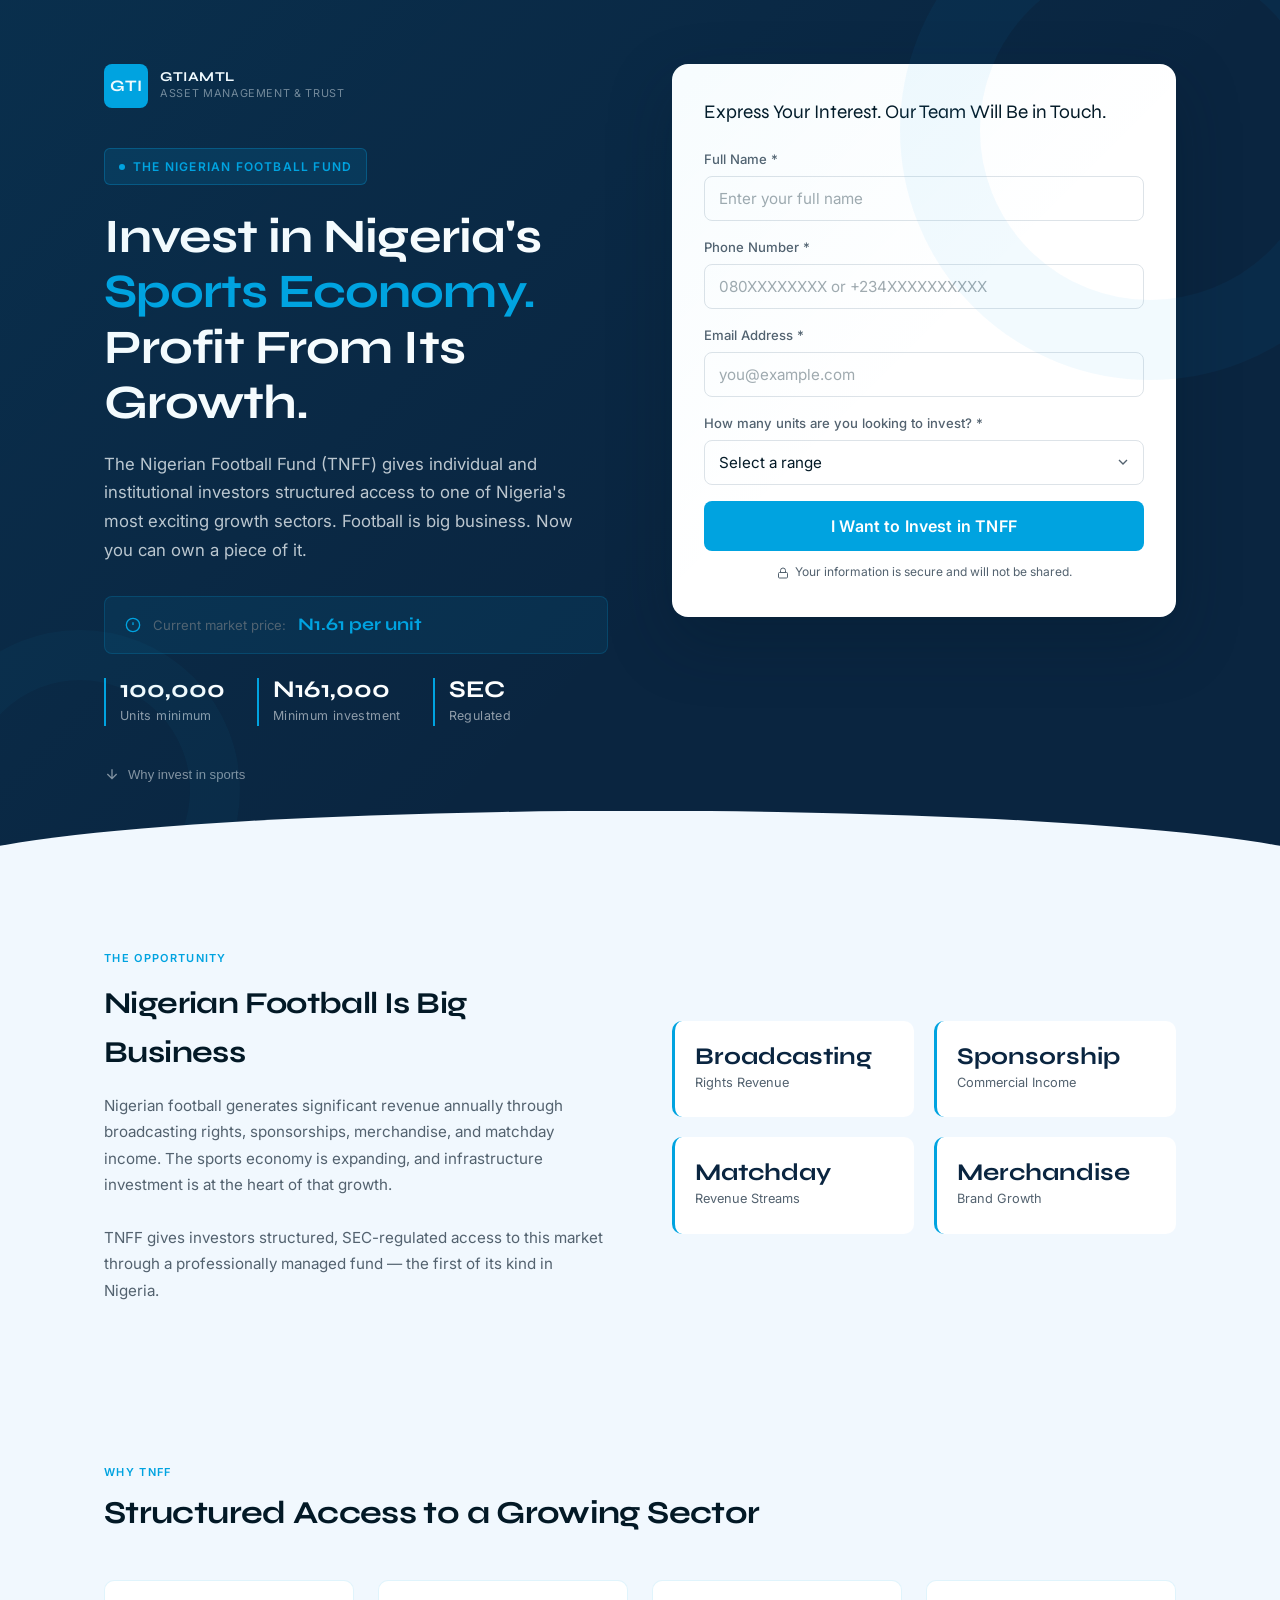
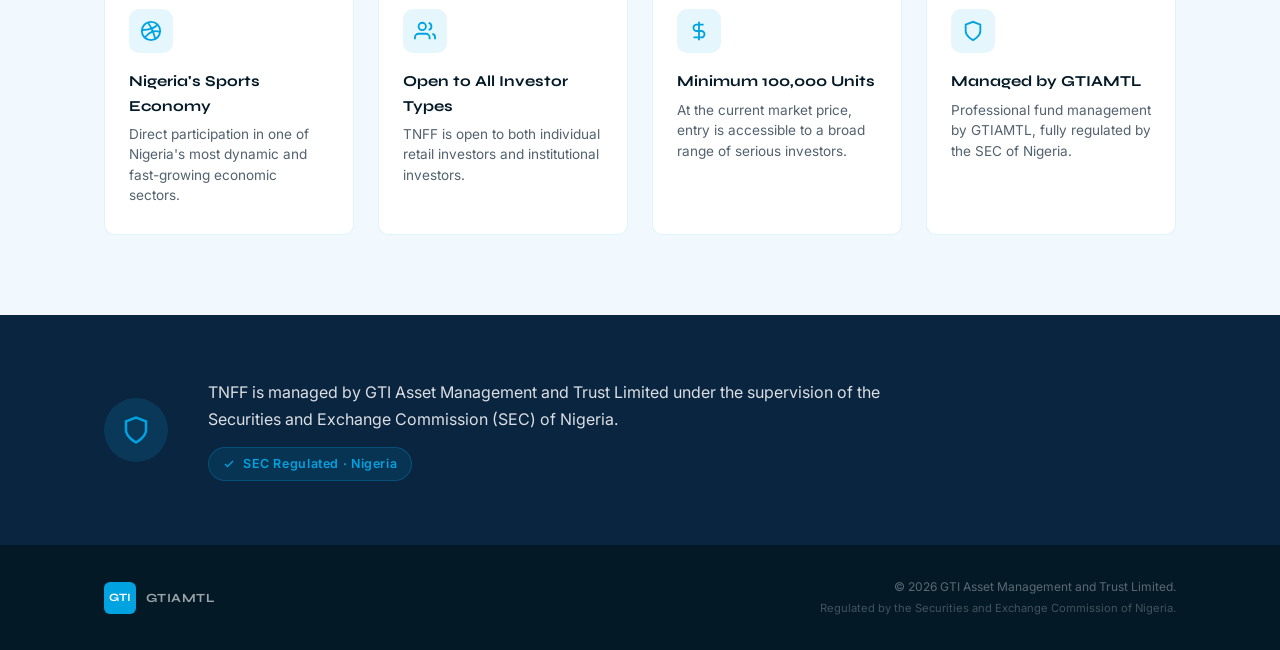
<file: page4-tnff.html>
<!DOCTYPE html>
<html lang="en">
<head>
  <meta charset="UTF-8" />
  <meta name="viewport" content="width=device-width, initial-scale=1.0" />
  <title>Nigerian Football Fund (TNFF) — GTI Asset Management</title>
  <meta name="description" content="The Nigerian Football Fund gives individual and institutional investors structured access to Nigeria's sports economy. Minimum 100,000 units." />

  <!-- GA4 — INSERT YOUR TRACKING CODE HERE
  <script async src="https://www.googletagmanager.com/gtag/js?id=G-XXXXXXXXXX"></script>
  <script>
    window.dataLayer = window.dataLayer || [];
    function gtag(){dataLayer.push(arguments);}
    gtag('js', new Date());
    gtag('config', 'G-XXXXXXXXXX');
  </script>
  -->

  <!-- META PIXEL — INSERT YOUR PIXEL CODE HERE
  <script>
    !function(f,b,e,v,n,t,s){if(f.fbq)return;n=f.fbq=function(){n.callMethod?
    n.callMethod.apply(n,arguments):n.queue.push(arguments)};if(!f._fbq)f._fbq=n;
    n.push=n;n.loaded=!0;n.version='2.0';n.queue=[];t=b.createElement(e);t.async=!0;
    t.src=v;s=b.getElementsByTagName(e)[0];s.parentNode.insertBefore(t,s)}(window,
    document,'script','https://connect.facebook.net/en_US/fbevents.js');
    fbq('init', 'XXXXXXXXXXXXXXXX');
    fbq('track', 'PageView');
  </script>
  <noscript><img height="1" width="1" style="display:none"
    src="https://www.facebook.com/tr?id=XXXXXXXXXXXXXXXX&ev=PageView&noscript=1"/></noscript>
  -->

  <link rel="stylesheet" href="style.css" />

  <style>
    /* TNFF gets a more energised accent — sport/opportunity feel */
    .hero {
      background: var(--prussian-blue);
      position: relative;
      overflow: hidden;
    }

    .hero-sport-ring {
      position: absolute;
      top: -120px; right: -120px;
      width: 500px; height: 500px;
      border-radius: 50%;
      border: 80px solid rgba(0,163,224,0.05);
      pointer-events: none;
    }

    .hero-sport-ring-2 {
      position: absolute;
      bottom: -80px; left: -80px;
      width: 320px; height: 320px;
      border-radius: 50%;
      border: 50px solid rgba(0,163,224,0.04);
      pointer-events: none;
    }

    .hero::after {
      content: '';
      position: absolute;
      bottom: -1px; left: 0; right: 0;
      height: 60px;
      background: var(--alice-blue);
      clip-path: ellipse(55% 100% at 50% 100%);
      pointer-events: none;
    }

    /* TNFF fund badge */
    .tnff-badge {
      display: inline-flex;
      align-items: center;
      gap: 8px;
      background: rgba(0,163,224,0.12);
      border: 1px solid rgba(0,163,224,0.3);
      border-radius: 6px;
      padding: 8px 14px;
      margin-bottom: 24px;
    }

    .tnff-badge-label {
      font-size: 0.75rem;
      font-weight: 600;
      letter-spacing: 0.1em;
      text-transform: uppercase;
      color: var(--gti-blue);
    }

    .tnff-badge-dot {
      width: 6px; height: 6px;
      background: var(--gti-blue);
      border-radius: 50%;
    }
  </style>
</head>
<body>

<!-- HERO -->
<section class="hero" id="top">
  <div class="hero-sport-ring"></div>
  <div class="hero-sport-ring-2"></div>

  <div class="container">
    <div class="hero-inner">

      <div class="hero-copy">
        <div class="site-logo">
          <div class="logo-mark"><span>GTI</span></div>
          <div class="logo-text-wrap">
            <span class="logo-name">GTIAMTL</span>
            <span class="logo-sub">Asset Management &amp; Trust</span>
          </div>
        </div>

        <div class="tnff-badge">
          <span class="tnff-badge-dot"></span>
          <span class="tnff-badge-label">The Nigerian Football Fund</span>
        </div>

        <h1>Invest in Nigeria's<br><em>Sports Economy.</em><br>Profit From Its Growth.</h1>

        <p class="hero-sub">
          The Nigerian Football Fund (TNFF) gives individual and institutional investors structured
          access to one of Nigeria's most exciting growth sectors. Football is big business.
          Now you can own a piece of it.
        </p>

        <!-- EDITABLE UNIT PRICE — Update this value when market price changes -->
        <div class="unit-price-banner">
          <svg width="16" height="16" viewBox="0 0 24 24" fill="none" stroke="#00A3E0" stroke-width="2">
            <circle cx="12" cy="12" r="10"/><line x1="12" y1="8" x2="12" y2="12"/>
            <line x1="12" y1="16" x2="12.01" y2="16"/>
          </svg>
          <span class="unit-price-banner-label">Current market price:</span>
          <span class="unit-price-banner-value" id="unit-price">N1.61 per unit</span>
        </div>

        <div class="hero-stat-row">
          <div class="hero-stat">
            <div class="hero-stat-value">100,000</div>
            <div class="hero-stat-label">Units minimum</div>
          </div>
          <div class="hero-stat">
            <div class="hero-stat-value" id="min-invest-display">N161,000</div>
            <div class="hero-stat-label">Minimum investment</div>
          </div>
          <div class="hero-stat">
            <div class="hero-stat-value">SEC</div>
            <div class="hero-stat-label">Regulated</div>
          </div>
        </div>

        <button class="scroll-cta" onclick="document.getElementById('why-sports').scrollIntoView({behavior:'smooth'})">
          <svg viewBox="0 0 24 24" fill="none" stroke="currentColor" stroke-width="2"><path d="M12 5v14M5 12l7 7 7-7"/></svg>
          Why invest in sports
        </button>
      </div>

      <!-- Form -->
      <div class="form-card" id="lead-form-wrap">
        <p class="form-card-heading">Express Your Interest. Our Team Will Be in Touch.</p>

        <form id="lead-form" novalidate>
          <input type="hidden" name="Source" value="LP-TNFF" />

          <div class="form-group">
            <label for="fullname">Full Name <span aria-hidden="true">*</span></label>
            <input type="text" id="fullname" name="Full Name" placeholder="Enter your full name" autocomplete="name" />
            <span class="error-msg" id="fullname-err">Please enter your full name.</span>
          </div>

          <div class="form-group">
            <label for="phone">Phone Number <span aria-hidden="true">*</span></label>
            <input type="tel" id="phone" name="Phone Number" placeholder="080XXXXXXXX or +234XXXXXXXXXX" autocomplete="tel" />
            <span class="error-msg" id="phone-err">Enter a valid Nigerian phone number.</span>
          </div>

          <div class="form-group">
            <label for="email">Email Address <span aria-hidden="true">*</span></label>
            <input type="email" id="email" name="Email Address" placeholder="you@example.com" autocomplete="email" />
            <span class="error-msg" id="email-err">Please enter a valid email address.</span>
          </div>

          <div class="form-group">
            <label for="units">How many units are you looking to invest? <span aria-hidden="true">*</span></label>
            <select id="units" name="Units">
              <option value="" disabled selected>Select a range</option>
              <option value="100,000 - 499,999 units">100,000 – 499,999 units</option>
              <option value="500,000 - 999,999 units">500,000 – 999,999 units</option>
              <option value="1,000,000 - 4,999,999 units">1,000,000 – 4,999,999 units</option>
              <option value="5,000,000 - 9,999,999 units">5,000,000 – 9,999,999 units</option>
              <option value="10,000,000 units and above">10,000,000 units and above</option>
            </select>
            <span class="error-msg" id="units-err">Please select a unit range.</span>
          </div>

          <button type="submit" class="btn-submit">I Want to Invest in TNFF</button>

          <p class="form-footer-note">
            <svg width="12" height="12" viewBox="0 0 24 24" fill="none" stroke="currentColor" stroke-width="2">
              <rect x="3" y="11" width="18" height="11" rx="2"/><path d="M7 11V7a5 5 0 0110 0v4"/>
            </svg>
            Your information is secure and will not be shared.
          </p>
        </form>

        <div class="thankyou-msg" id="thankyou">
          <div class="thankyou-icon">
            <svg width="28" height="28" viewBox="0 0 24 24" fill="none" stroke="#00A3E0" stroke-width="2.5">
              <path d="M20 6L9 17l-5-5"/>
            </svg>
          </div>
          <h3>Thank you.</h3>
          <p>One of our advisors will be in touch with you shortly.</p>
        </div>
      </div>

    </div>
  </div>
</section>


<!-- WHY SPORTS -->
<section class="why-section" id="why-sports">
  <div class="container">
    <div class="why-inner">
      <div class="why-content">
        <div class="section-label">The Opportunity</div>
        <h2>Nigerian Football Is Big Business</h2>
        <p>
          Nigerian football generates significant revenue annually through broadcasting rights,
          sponsorships, merchandise, and matchday income. The sports economy is expanding,
          and infrastructure investment is at the heart of that growth.
        </p>
        <br>
        <p>
          TNFF gives investors structured, SEC-regulated access to this market through a
          professionally managed fund — the first of its kind in Nigeria.
        </p>
      </div>

      <div class="why-stat-grid">
        <div class="why-stat-card">
          <div class="value">Broadcasting</div>
          <div class="label">Rights Revenue</div>
        </div>
        <div class="why-stat-card">
          <div class="value">Sponsorship</div>
          <div class="label">Commercial Income</div>
        </div>
        <div class="why-stat-card">
          <div class="value">Matchday</div>
          <div class="label">Revenue Streams</div>
        </div>
        <div class="why-stat-card">
          <div class="value">Merchandise</div>
          <div class="label">Brand Growth</div>
        </div>
      </div>
    </div>
  </div>
</section>


<!-- BENEFITS -->
<section class="benefits-section" id="benefits">
  <div class="container">
    <div class="section-label">Why TNFF</div>
    <h2 class="section-heading">Structured Access to a Growing Sector</h2>

    <div class="benefits-grid">
      <div class="benefit-card">
        <div class="benefit-icon">
          <svg width="22" height="22" viewBox="0 0 24 24" fill="none" stroke="currentColor" stroke-width="2">
            <circle cx="12" cy="12" r="10"/>
            <path d="M8.56 2.75c4.37 6.03 6.02 9.42 8.03 17.72m2.54-15.38c-3.72 4.35-8.94 5.66-16.88 5.85m19.5 1.9c-3.5-.93-6.63-.82-8.94 0-2.58.92-5.01 2.86-7.44 6.32"/>
          </svg>
        </div>
        <h3>Nigeria's Sports Economy</h3>
        <p>Direct participation in one of Nigeria's most dynamic and fast-growing economic sectors.</p>
      </div>

      <div class="benefit-card">
        <div class="benefit-icon">
          <svg width="22" height="22" viewBox="0 0 24 24" fill="none" stroke="currentColor" stroke-width="2">
            <path d="M17 21v-2a4 4 0 00-4-4H5a4 4 0 00-4 4v2"/><circle cx="9" cy="7" r="4"/>
            <path d="M23 21v-2a4 4 0 00-3-3.87"/><path d="M16 3.13a4 4 0 010 7.75"/>
          </svg>
        </div>
        <h3>Open to All Investor Types</h3>
        <p>TNFF is open to both individual retail investors and institutional investors.</p>
      </div>

      <div class="benefit-card">
        <div class="benefit-icon">
          <svg width="22" height="22" viewBox="0 0 24 24" fill="none" stroke="currentColor" stroke-width="2">
            <line x1="12" y1="2" x2="12" y2="22"/><path d="M17 5H9.5a3.5 3.5 0 000 7h5a3.5 3.5 0 010 7H6"/>
          </svg>
        </div>
        <h3>Minimum 100,000 Units</h3>
        <p>At the current market price, entry is accessible to a broad range of serious investors.</p>
      </div>

      <div class="benefit-card">
        <div class="benefit-icon">
          <svg width="22" height="22" viewBox="0 0 24 24" fill="none" stroke="currentColor" stroke-width="2">
            <path d="M12 22s8-4 8-10V5l-8-3-8 3v7c0 6 8 10 8 10z"/>
          </svg>
        </div>
        <h3>Managed by GTIAMTL</h3>
        <p>Professional fund management by GTIAMTL, fully regulated by the SEC of Nigeria.</p>
      </div>
    </div>
  </div>
</section>


<!-- TRUST -->
<section class="trust-section">
  <div class="container">
    <div class="trust-inner">
      <div class="trust-icon-wrap">
        <svg width="30" height="30" viewBox="0 0 24 24" fill="none" stroke="currentColor" stroke-width="2">
          <path d="M12 22s8-4 8-10V5l-8-3-8 3v7c0 6 8 10 8 10z"/>
        </svg>
      </div>
      <div class="trust-content">
        <p>
          TNFF is managed by GTI Asset Management and Trust Limited under the supervision of
          the Securities and Exchange Commission (SEC) of Nigeria.
        </p>
        <span class="trust-badge">
          <svg width="12" height="12" viewBox="0 0 24 24" fill="none" stroke="currentColor" stroke-width="2.5">
            <path d="M20 6L9 17l-5-5"/>
          </svg>
          SEC Regulated · Nigeria
        </span>
      </div>
    </div>
  </div>
</section>

<footer class="page-footer">
  <div class="container">
    <div class="page-footer-inner">
      <div class="footer-logo">
        <div class="footer-logo-mark"><span>GTI</span></div>
        <span class="footer-name">GTIAMTL</span>
      </div>
      <div class="footer-copy">
        &copy; 2026 GTI Asset Management and Trust Limited.
        <div class="footer-sec">Regulated by the Securities and Exchange Commission of Nigeria.</div>
      </div>
    </div>
  </div>
</footer>

<script>
/* ════════════════════════════════════════════════
   TNFF UNIT PRICE — EDITABLE CONFIGURATION
   Update UNIT_PRICE below when the market price changes.
   No other code change needed.
════════════════════════════════════════════════ */
var UNIT_PRICE = 1.61; // ← UPDATE THIS VALUE WHEN PRICE CHANGES

(function() {
  // Update displayed price
  var priceEl   = document.getElementById('unit-price');
  var minInvest = document.getElementById('min-invest-display');
  if (priceEl)   priceEl.textContent   = 'N' + UNIT_PRICE.toFixed(2) + ' per unit';
  if (minInvest) minInvest.textContent = 'N' + (100000 * UNIT_PRICE).toLocaleString('en-NG', {maximumFractionDigits:0});

  // Form
  const form   = document.getElementById('lead-form');
  const thanks = document.getElementById('thankyou');
  const PHONE_RE = /^(\+234|0)(70|80|81|90|91)\d{8}$/;
  const EMAIL_RE = /^[^\s@]+@[^\s@]+\.[^\s@]+$/;

  function setError(id, errId, show) {
    const f = document.getElementById(id), m = document.getElementById(errId);
    if (show) { f.classList.add('error'); m.classList.add('show'); }
    else       { f.classList.remove('error'); m.classList.remove('show'); }
  }

  function validate() {
    let ok = true;
    const name  = document.getElementById('fullname').value.trim();
    const phone = document.getElementById('phone').value.trim().replace(/\s+/g,'');
    const email = document.getElementById('email').value.trim();
    const units = document.getElementById('units').value;

    setError('fullname','fullname-err',!name);                 if(!name)                 ok=false;
    setError('phone',   'phone-err',  !PHONE_RE.test(phone)); if(!PHONE_RE.test(phone)) ok=false;
    setError('email',   'email-err',  !EMAIL_RE.test(email)); if(!EMAIL_RE.test(email)) ok=false;
    setError('units',   'units-err',  !units);                 if(!units)                ok=false;
    return ok;
  }

  form.addEventListener('submit', function(e) {
    e.preventDefault();
    if (!validate()) return;
    // GA4: gtag('event','generate_lead',{'event_label':'LP-TNFF','value':1});
    // Pixel: fbq('track','Lead');
    form.style.display = 'none';
    thanks.classList.add('show');
  });

  ['fullname','phone','email','units'].forEach(function(id) {
    document.getElementById(id).addEventListener('blur', validate);
  });
})();
</script>

</body>
</html>
</file>
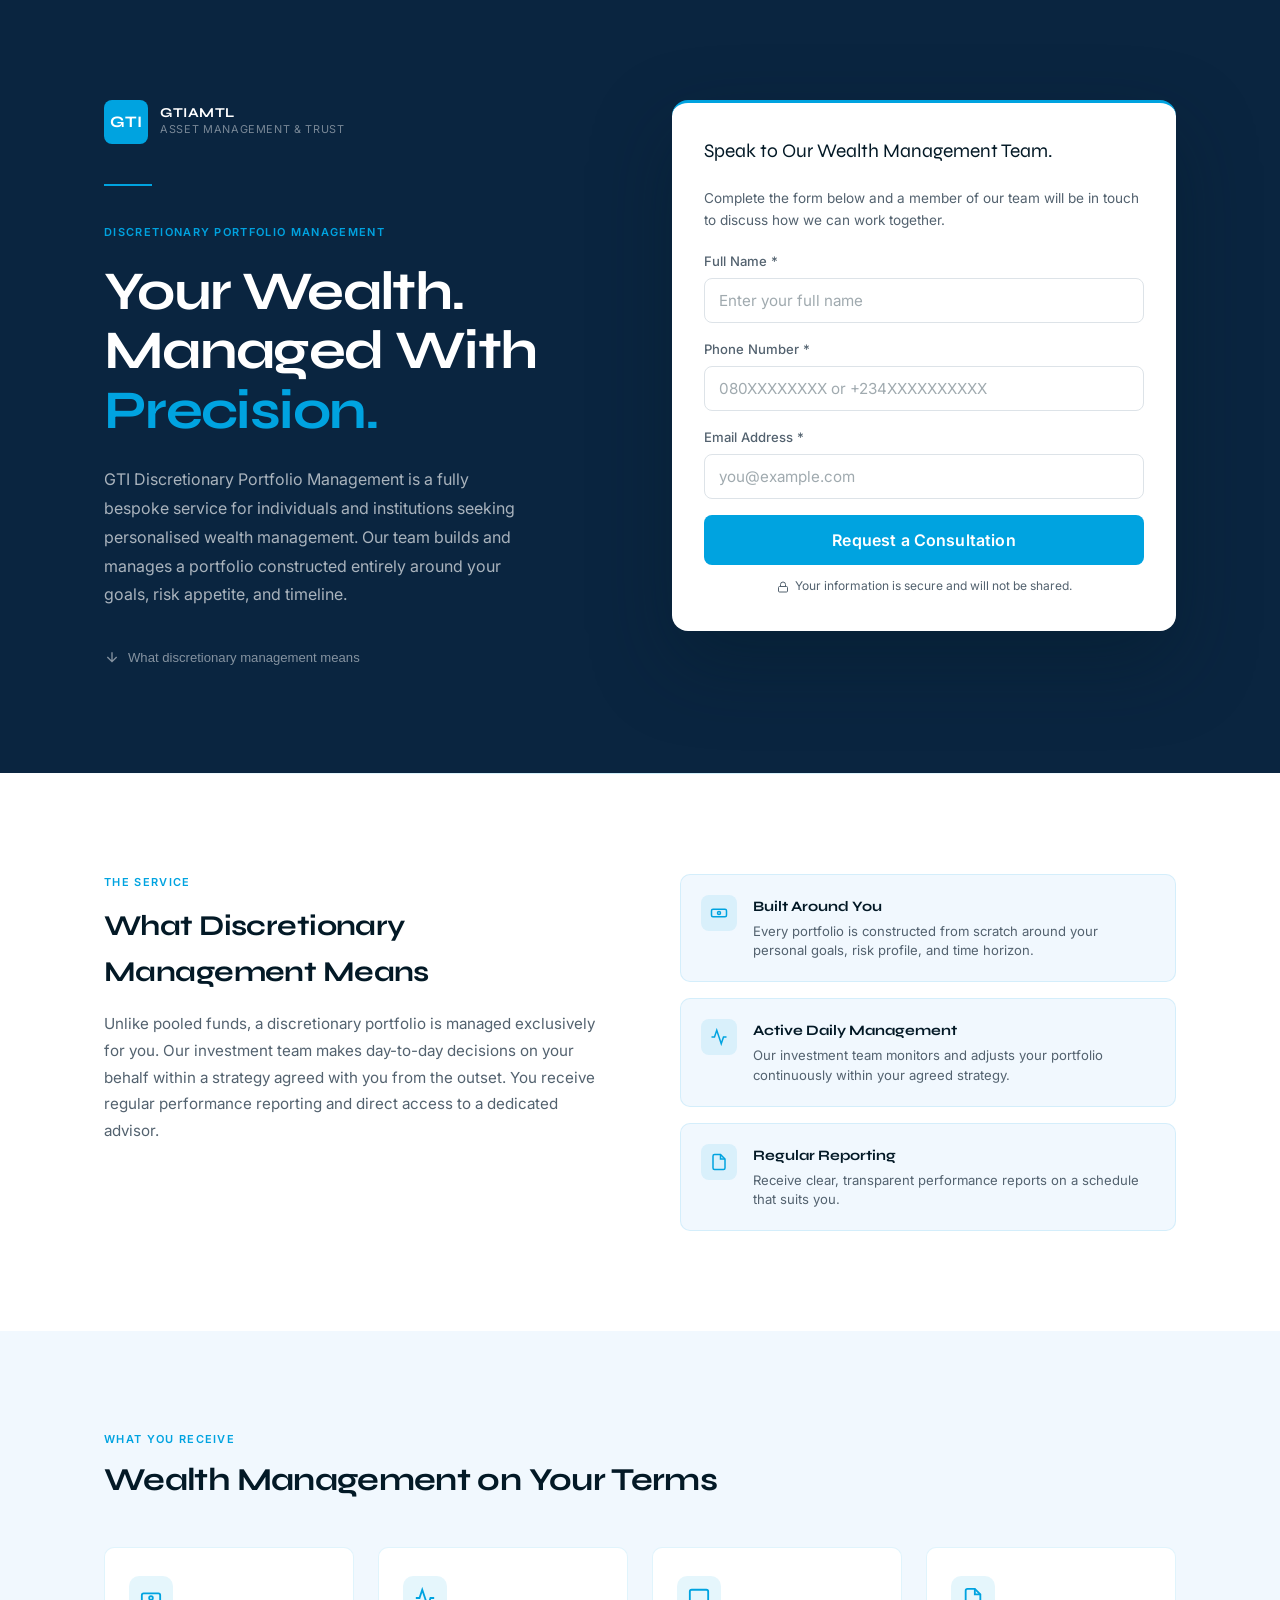
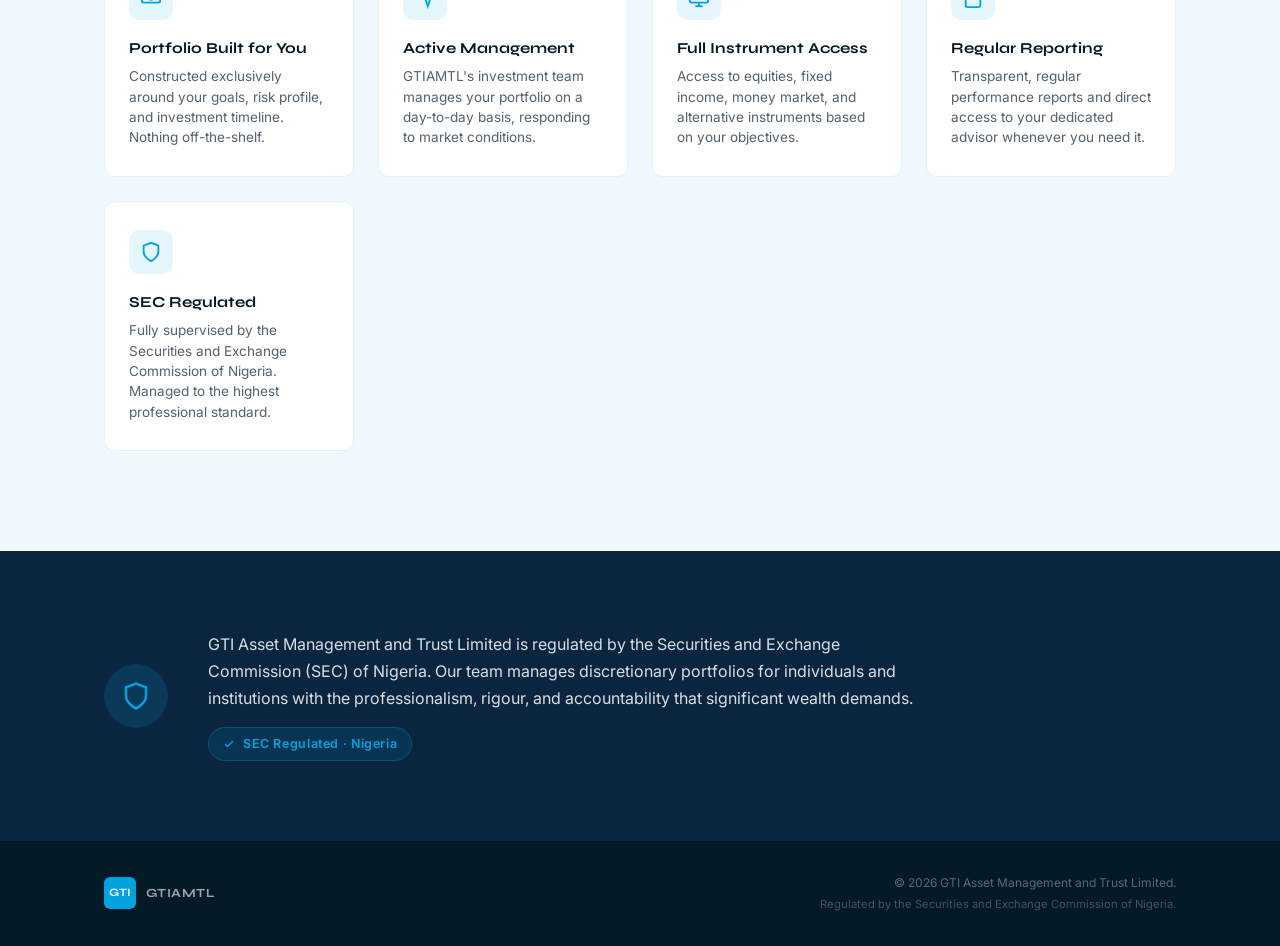
<file: page5-discretionary.html>
<!DOCTYPE html>
<html lang="en">
<head>
  <meta charset="UTF-8" />
  <meta name="viewport" content="width=device-width, initial-scale=1.0" />
  <title>Discretionary Portfolio Management — GTI Asset Management</title>
  <meta name="description" content="GTI Discretionary Portfolio Management is a fully bespoke wealth management service for individuals and institutions seeking personalised investment management." />

  <!-- GA4 — INSERT YOUR TRACKING CODE HERE
  <script async src="https://www.googletagmanager.com/gtag/js?id=G-XXXXXXXXXX"></script>
  <script>
    window.dataLayer = window.dataLayer || [];
    function gtag(){dataLayer.push(arguments);}
    gtag('js', new Date());
    gtag('config', 'G-XXXXXXXXXX');
  </script>
  -->

  <!-- META PIXEL — INSERT YOUR PIXEL CODE HERE
  <script>
    !function(f,b,e,v,n,t,s){if(f.fbq)return;n=f.fbq=function(){n.callMethod?
    n.callMethod.apply(n,arguments):n.queue.push(arguments)};if(!f._fbq)f._fbq=n;
    n.push=n;n.loaded=!0;n.version='2.0';n.queue=[];t=b.createElement(e);t.async=!0;
    t.src=v;s=b.getElementsByTagName(e)[0];s.parentNode.insertBefore(t,s)}(window,
    document,'script','https://connect.facebook.net/en_US/fbevents.js');
    fbq('init', 'XXXXXXXXXXXXXXXX');
    fbq('track', 'PageView');
  </script>
  <noscript><img height="1" width="1" style="display:none"
    src="https://www.facebook.com/tr?id=XXXXXXXXXXXXXXXX&ev=PageView&noscript=1"/></noscript>
  -->

  <link rel="stylesheet" href="style.css" />

  <style>
    /*
     * PAGE 5 — DISCRETIONARY
     * Design intent: Titan Invest / Fey reference.
     * Flat Prussian Blue hero. No imagery. Premium, spacious, minimal.
     * More white space, less copy. Understated authority.
    */

    :root {
      --disc-hero-pad: 100px;
    }

    /* Override hero for premium flat look — NO gradient overlay, NO after-wave */
    .hero {
      background: var(--prussian-blue);
      padding: var(--disc-hero-pad) 0 var(--disc-hero-pad);
    }

    /* Subtle horizontal rule accent only — no imagery */
    .hero::before {
      content: none;
    }

    .hero-rule {
      width: 48px;
      height: 2px;
      background: var(--gti-blue);
      margin-bottom: 32px;
    }

    /* Tighter, more spacious type treatment */
    .hero h1 {
      font-size: clamp(2.2rem, 4.5vw, 3.4rem);
      letter-spacing: -0.03em;
      line-height: 1.1;
      margin-bottom: 24px;
    }

    .hero-sub {
      font-size: 1rem;
      line-height: 1.8;
      max-width: 420px;
      color: rgba(255,255,255,0.65);
    }

    /* Form card — slightly elevated for premium feel */
    .form-card {
      box-shadow: 0 32px 80px rgba(3,25,38,0.35);
      border-top: 3px solid var(--gti-blue);
    }

    .form-sub-copy {
      font-size: 0.85rem;
      color: var(--blue-slate);
      margin-bottom: 20px;
      line-height: 1.6;
    }

    /* What it means section — premium spacing */
    .what-section {
      padding: 100px 0;
    }

    /* Benefits section overrides for premium feel */
    .benefits-section {
      padding: 100px 0;
    }

    /* Trust section spacious */
    .trust-section {
      padding: 80px 0;
    }

    /* Horizontal divider between hero and content */
    .section-divider {
      height: 1px;
      background: linear-gradient(90deg, transparent, rgba(0,163,224,0.2), transparent);
      margin: 0;
    }

    @media (max-width: 768px) {
      :root { --disc-hero-pad: 56px; }
      .hero h1 { font-size: 1.9rem; }
    }
  </style>
</head>
<body>

<!-- HERO — Flat Prussian Blue, no imagery -->
<section class="hero" id="top">
  <div class="container">
    <div class="hero-inner">

      <div class="hero-copy">
        <div class="site-logo">
          <div class="logo-mark"><span>GTI</span></div>
          <div class="logo-text-wrap">
            <span class="logo-name">GTIAMTL</span>
            <span class="logo-sub">Asset Management &amp; Trust</span>
          </div>
        </div>

        <div class="hero-rule"></div>

        <span class="hero-label">Discretionary Portfolio Management</span>
        <h1>Your Wealth.<br>Managed With<br><em>Precision.</em></h1>

        <p class="hero-sub">
          GTI Discretionary Portfolio Management is a fully bespoke service for individuals
          and institutions seeking personalised wealth management. Our team builds and manages
          a portfolio constructed entirely around your goals, risk appetite, and timeline.
        </p>

        <button class="scroll-cta" onclick="document.getElementById('what-it-means').scrollIntoView({behavior:'smooth'})">
          <svg viewBox="0 0 24 24" fill="none" stroke="currentColor" stroke-width="2"><path d="M12 5v14M5 12l7 7 7-7"/></svg>
          What discretionary management means
        </button>
      </div>

      <!-- Form -->
      <div class="form-card" id="lead-form-wrap">
        <p class="form-card-heading">Speak to Our Wealth Management Team.</p>
        <p class="form-sub-copy">Complete the form below and a member of our team will be in touch to discuss how we can work together.</p>

        <form id="lead-form" novalidate>
          <input type="hidden" name="Source" value="LP-Discretionary" />

          <div class="form-group">
            <label for="fullname">Full Name <span aria-hidden="true">*</span></label>
            <input type="text" id="fullname" name="Full Name" placeholder="Enter your full name" autocomplete="name" />
            <span class="error-msg" id="fullname-err">Please enter your full name.</span>
          </div>

          <div class="form-group">
            <label for="phone">Phone Number <span aria-hidden="true">*</span></label>
            <input type="tel" id="phone" name="Phone Number" placeholder="080XXXXXXXX or +234XXXXXXXXXX" autocomplete="tel" />
            <span class="error-msg" id="phone-err">Enter a valid Nigerian phone number.</span>
          </div>

          <div class="form-group">
            <label for="email">Email Address <span aria-hidden="true">*</span></label>
            <input type="email" id="email" name="Email Address" placeholder="you@example.com" autocomplete="email" />
            <span class="error-msg" id="email-err">Please enter a valid email address.</span>
          </div>

          <!-- No investment amount field on this page — per brief -->

          <button type="submit" class="btn-submit">Request a Consultation</button>

          <p class="form-footer-note">
            <svg width="12" height="12" viewBox="0 0 24 24" fill="none" stroke="currentColor" stroke-width="2">
              <rect x="3" y="11" width="18" height="11" rx="2"/><path d="M7 11V7a5 5 0 0110 0v4"/>
            </svg>
            Your information is secure and will not be shared.
          </p>
        </form>

        <div class="thankyou-msg" id="thankyou">
          <div class="thankyou-icon">
            <svg width="28" height="28" viewBox="0 0 24 24" fill="none" stroke="#00A3E0" stroke-width="2.5">
              <path d="M20 6L9 17l-5-5"/>
            </svg>
          </div>
          <h3>Thank you.</h3>
          <p>A member of our wealth management team will be in touch with you shortly.</p>
        </div>
      </div>

    </div>
  </div>
</section>

<div class="section-divider"></div>

<!-- WHAT DISCRETIONARY MANAGEMENT MEANS -->
<section class="what-section" id="what-it-means">
  <div class="container">
    <div class="what-inner">
      <div class="what-content">
        <div class="section-label">The Service</div>
        <h2>What Discretionary Management Means</h2>
        <p>
          Unlike pooled funds, a discretionary portfolio is managed exclusively for you.
          Our investment team makes day-to-day decisions on your behalf within a strategy
          agreed with you from the outset. You receive regular performance reporting and
          direct access to a dedicated advisor.
        </p>
      </div>

      <div class="what-pillars">
        <div class="what-pillar">
          <div class="pillar-icon">
            <svg width="18" height="18" viewBox="0 0 24 24" fill="none" stroke="currentColor" stroke-width="2">
              <path d="M20 7H4a2 2 0 00-2 2v6a2 2 0 002 2h16a2 2 0 002-2V9a2 2 0 00-2-2z"/>
              <circle cx="12" cy="12" r="2"/>
            </svg>
          </div>
          <div>
            <h4>Built Around You</h4>
            <p>Every portfolio is constructed from scratch around your personal goals, risk profile, and time horizon.</p>
          </div>
        </div>

        <div class="what-pillar">
          <div class="pillar-icon">
            <svg width="18" height="18" viewBox="0 0 24 24" fill="none" stroke="currentColor" stroke-width="2">
              <polyline points="22 12 18 12 15 21 9 3 6 12 2 12"/>
            </svg>
          </div>
          <div>
            <h4>Active Daily Management</h4>
            <p>Our investment team monitors and adjusts your portfolio continuously within your agreed strategy.</p>
          </div>
        </div>

        <div class="what-pillar">
          <div class="pillar-icon">
            <svg width="18" height="18" viewBox="0 0 24 24" fill="none" stroke="currentColor" stroke-width="2">
              <path d="M14 2H6a2 2 0 00-2 2v16a2 2 0 002 2h12a2 2 0 002-2V8z"/>
              <polyline points="14 2 14 8 20 8"/>
            </svg>
          </div>
          <div>
            <h4>Regular Reporting</h4>
            <p>Receive clear, transparent performance reports on a schedule that suits you.</p>
          </div>
        </div>
      </div>
    </div>
  </div>
</section>


<!-- BENEFITS -->
<section class="benefits-section" id="benefits">
  <div class="container">
    <div class="section-label">What You Receive</div>
    <h2 class="section-heading">Wealth Management on Your Terms</h2>

    <div class="benefits-grid">
      <div class="benefit-card">
        <div class="benefit-icon">
          <svg width="22" height="22" viewBox="0 0 24 24" fill="none" stroke="currentColor" stroke-width="2">
            <path d="M20 7H4a2 2 0 00-2 2v6a2 2 0 002 2h16a2 2 0 002-2V9a2 2 0 00-2-2z"/>
            <circle cx="12" cy="12" r="2"/>
          </svg>
        </div>
        <h3>Portfolio Built for You</h3>
        <p>Constructed exclusively around your goals, risk profile, and investment timeline. Nothing off-the-shelf.</p>
      </div>

      <div class="benefit-card">
        <div class="benefit-icon">
          <svg width="22" height="22" viewBox="0 0 24 24" fill="none" stroke="currentColor" stroke-width="2">
            <polyline points="22 12 18 12 15 21 9 3 6 12 2 12"/>
          </svg>
        </div>
        <h3>Active Management</h3>
        <p>GTIAMTL's investment team manages your portfolio on a day-to-day basis, responding to market conditions.</p>
      </div>

      <div class="benefit-card">
        <div class="benefit-icon">
          <svg width="22" height="22" viewBox="0 0 24 24" fill="none" stroke="currentColor" stroke-width="2">
            <rect x="2" y="3" width="20" height="14" rx="2"/><line x1="8" y1="21" x2="16" y2="21"/>
            <line x1="12" y1="17" x2="12" y2="21"/>
          </svg>
        </div>
        <h3>Full Instrument Access</h3>
        <p>Access to equities, fixed income, money market, and alternative instruments based on your objectives.</p>
      </div>

      <div class="benefit-card">
        <div class="benefit-icon">
          <svg width="22" height="22" viewBox="0 0 24 24" fill="none" stroke="currentColor" stroke-width="2">
            <path d="M14 2H6a2 2 0 00-2 2v16a2 2 0 002 2h12a2 2 0 002-2V8z"/>
            <polyline points="14 2 14 8 20 8"/>
          </svg>
        </div>
        <h3>Regular Reporting</h3>
        <p>Transparent, regular performance reports and direct access to your dedicated advisor whenever you need it.</p>
      </div>

      <div class="benefit-card">
        <div class="benefit-icon">
          <svg width="22" height="22" viewBox="0 0 24 24" fill="none" stroke="currentColor" stroke-width="2">
            <path d="M12 22s8-4 8-10V5l-8-3-8 3v7c0 6 8 10 8 10z"/>
          </svg>
        </div>
        <h3>SEC Regulated</h3>
        <p>Fully supervised by the Securities and Exchange Commission of Nigeria. Managed to the highest professional standard.</p>
      </div>
    </div>
  </div>
</section>


<!-- TRUST -->
<section class="trust-section">
  <div class="container">
    <div class="trust-inner">
      <div class="trust-icon-wrap">
        <svg width="30" height="30" viewBox="0 0 24 24" fill="none" stroke="currentColor" stroke-width="2">
          <path d="M12 22s8-4 8-10V5l-8-3-8 3v7c0 6 8 10 8 10z"/>
        </svg>
      </div>
      <div class="trust-content">
        <p>
          GTI Asset Management and Trust Limited is regulated by the Securities and Exchange Commission
          (SEC) of Nigeria. Our team manages discretionary portfolios for individuals and institutions
          with the professionalism, rigour, and accountability that significant wealth demands.
        </p>
        <span class="trust-badge">
          <svg width="12" height="12" viewBox="0 0 24 24" fill="none" stroke="currentColor" stroke-width="2.5">
            <path d="M20 6L9 17l-5-5"/>
          </svg>
          SEC Regulated · Nigeria
        </span>
      </div>
    </div>
  </div>
</section>

<footer class="page-footer">
  <div class="container">
    <div class="page-footer-inner">
      <div class="footer-logo">
        <div class="footer-logo-mark"><span>GTI</span></div>
        <span class="footer-name">GTIAMTL</span>
      </div>
      <div class="footer-copy">
        &copy; 2026 GTI Asset Management and Trust Limited.
        <div class="footer-sec">Regulated by the Securities and Exchange Commission of Nigeria.</div>
      </div>
    </div>
  </div>
</footer>

<script>
(function() {
  const form   = document.getElementById('lead-form');
  const thanks = document.getElementById('thankyou');
  const PHONE_RE = /^(\+234|0)(70|80|81|90|91)\d{8}$/;
  const EMAIL_RE = /^[^\s@]+@[^\s@]+\.[^\s@]+$/;

  function setError(id, errId, show) {
    const f = document.getElementById(id), m = document.getElementById(errId);
    if (show) { f.classList.add('error'); m.classList.add('show'); }
    else       { f.classList.remove('error'); m.classList.remove('show'); }
  }

  function validate() {
    let ok = true;
    const name  = document.getElementById('fullname').value.trim();
    const phone = document.getElementById('phone').value.trim().replace(/\s+/g,'');
    const email = document.getElementById('email').value.trim();

    setError('fullname','fullname-err',!name);                 if(!name)                 ok=false;
    setError('phone',   'phone-err',  !PHONE_RE.test(phone)); if(!PHONE_RE.test(phone)) ok=false;
    setError('email',   'email-err',  !EMAIL_RE.test(email)); if(!EMAIL_RE.test(email)) ok=false;
    return ok;
  }

  form.addEventListener('submit', function(e) {
    e.preventDefault();
    if (!validate()) return;
    // GA4: gtag('event','generate_lead',{'event_label':'LP-Discretionary','value':1});
    // Pixel: fbq('track','Lead');
    form.style.display = 'none';
    thanks.classList.add('show');
  });

  ['fullname','phone','email'].forEach(function(id) {
    document.getElementById(id).addEventListener('blur', validate);
  });
})();
</script>

</body>
</html>
</file>
<file: style.css>
/* =============================================
   GTIAMTL LANDING PAGES — SHARED STYLESHEET
   Brand: GTI Asset Management and Trust Limited
   ============================================= */

@import url('https://fonts.googleapis.com/css2?family=Syne:wght@700;800&family=Inter:wght@400;500;600&display=swap');

/* ── TOKENS ── */
:root {
  --gti-blue:       #00A3E0;
  --ink-black:      #031926;
  --prussian-blue:  #0A2540;
  --blue-slate:     #53626F;
  --alice-blue:     #F1F8FE;
  --white:          #FFFFFF;

  --font-heading: 'Syne', Arial, sans-serif;
  --font-body:    'Inter', Arial, sans-serif;

  --radius: 10px;
  --max-w:  1120px;
  --transition: 0.2s ease;
}

/* ── RESET ── */
*, *::before, *::after { box-sizing: border-box; margin: 0; padding: 0; }
html { scroll-behavior: smooth; }
body {
  font-family: var(--font-body);
  color: var(--ink-black);
  background: var(--white);
  font-size: 16px;
  line-height: 1.6;
  -webkit-font-smoothing: antialiased;
}

img { max-width: 100%; display: block; }
a { color: var(--gti-blue); text-decoration: none; }

/* ── LAYOUT ── */
.container {
  width: 100%;
  max-width: var(--max-w);
  margin: 0 auto;
  padding: 0 24px;
}

/* ── HERO ── */
.hero {
  background: var(--prussian-blue);
  padding: 64px 0 80px;
  position: relative;
  overflow: hidden;
}

.hero::before {
  content: '';
  position: absolute;
  inset: 0;
  background: linear-gradient(135deg, rgba(0,163,224,0.08) 0%, transparent 60%);
  pointer-events: none;
}

.hero-inner {
  display: grid;
  grid-template-columns: 1fr 1fr;
  gap: 64px;
  align-items: start;
}

.hero-label {
  display: inline-block;
  font-family: var(--font-body);
  font-weight: 600;
  font-size: 11px;
  letter-spacing: 0.12em;
  text-transform: uppercase;
  color: var(--gti-blue);
  margin-bottom: 20px;
}

.hero h1 {
  font-family: var(--font-heading);
  font-size: clamp(2rem, 4vw, 3rem);
  font-weight: 700;
  color: var(--white);
  line-height: 1.15;
  margin-bottom: 20px;
  letter-spacing: -0.02em;
}

.hero h1 em {
  font-style: normal;
  color: var(--gti-blue);
}

.hero-sub {
  font-size: 1.05rem;
  color: rgba(255,255,255,0.75);
  line-height: 1.7;
  margin-bottom: 32px;
  max-width: 480px;
}

.hero-stat-row {
  display: flex;
  gap: 32px;
  margin-bottom: 32px;
  flex-wrap: wrap;
}

.hero-stat {
  border-left: 2px solid var(--gti-blue);
  padding-left: 14px;
}

.hero-stat-value {
  font-family: var(--font-heading);
  font-size: 1.5rem;
  font-weight: 700;
  color: var(--white);
  line-height: 1;
}

.hero-stat-label {
  font-size: 0.78rem;
  color: rgba(255,255,255,0.55);
  margin-top: 4px;
  letter-spacing: 0.03em;
}

.scroll-cta {
  display: inline-flex;
  align-items: center;
  gap: 8px;
  color: rgba(255,255,255,0.5);
  font-size: 0.82rem;
  font-weight: 500;
  cursor: pointer;
  background: none;
  border: none;
  transition: color var(--transition);
  margin-top: 8px;
}
.scroll-cta:hover { color: var(--gti-blue); }
.scroll-cta svg { width: 16px; height: 16px; }

/* ── FORM CARD ── */
.form-card {
  background: var(--white);
  border-radius: 16px;
  padding: 36px 32px;
  box-shadow: 0 24px 64px rgba(3,25,38,0.28);
}

.form-card-heading {
  font-family: var(--font-heading);
  font-size: 1.2rem;
  color: var(--ink-black);
  margin-bottom: 24px;
  line-height: 1.3;
}

.form-group {
  margin-bottom: 16px;
}

.form-group label {
  display: block;
  font-size: 0.82rem;
  font-weight: 500;
  color: var(--blue-slate);
  margin-bottom: 6px;
}

.form-group input,
.form-group select {
  width: 100%;
  padding: 12px 14px;
  border: 1.5px solid #dde3e8;
  border-radius: 8px;
  font-family: var(--font-body);
  font-size: 0.95rem;
  color: var(--ink-black);
  background: var(--white);
  transition: border-color var(--transition), box-shadow var(--transition);
  appearance: none;
  -webkit-appearance: none;
}

.form-group select {
  background-image: url("data:image/svg+xml,%3Csvg xmlns='http://www.w3.org/2000/svg' width='16' height='16' viewBox='0 0 24 24' fill='none' stroke='%2353626F' stroke-width='2'%3E%3Cpath d='M6 9l6 6 6-6'/%3E%3C/svg%3E");
  background-repeat: no-repeat;
  background-position: right 12px center;
  padding-right: 36px;
}

.form-group input::placeholder { color: #a0aaaf; }

.form-group input:focus,
.form-group select:focus {
  outline: none;
  border-color: var(--gti-blue);
  box-shadow: 0 0 0 3px rgba(0,163,224,0.12);
}

.form-group input.error,
.form-group select.error {
  border-color: #e53e3e;
}

.error-msg {
  font-size: 0.78rem;
  color: #e53e3e;
  margin-top: 4px;
  display: none;
}
.error-msg.show { display: block; }

.btn-submit {
  display: block;
  width: 100%;
  padding: 15px 24px;
  background: var(--gti-blue);
  color: var(--white);
  font-family: var(--font-body);
  font-weight: 600;
  font-size: 1rem;
  border: none;
  border-radius: 8px;
  cursor: pointer;
  transition: background var(--transition), transform var(--transition);
  margin-top: 8px;
  letter-spacing: 0.01em;
}

.btn-submit:hover {
  background: #0091c7;
  transform: translateY(-1px);
}

.btn-submit:active { transform: translateY(0); }

.form-footer-note {
  font-size: 0.75rem;
  color: var(--blue-slate);
  text-align: center;
  margin-top: 12px;
  line-height: 1.5;
}

.form-footer-note svg {
  display: inline;
  vertical-align: middle;
  margin-right: 3px;
}

/* Thank-you message */
.thankyou-msg {
  display: none;
  text-align: center;
  padding: 40px 24px;
}
.thankyou-msg.show { display: block; }

.thankyou-icon {
  width: 56px;
  height: 56px;
  background: rgba(0,163,224,0.1);
  border-radius: 50%;
  display: flex;
  align-items: center;
  justify-content: center;
  margin: 0 auto 16px;
}

.thankyou-msg h3 {
  font-family: var(--font-heading);
  font-size: 1.2rem;
  color: var(--ink-black);
  margin-bottom: 8px;
}

.thankyou-msg p {
  font-size: 0.9rem;
  color: var(--blue-slate);
}

/* ── BENEFITS SECTION ── */
.benefits-section {
  background: var(--alice-blue);
  padding: 80px 0;
}

.section-label {
  font-size: 11px;
  font-weight: 600;
  letter-spacing: 0.12em;
  text-transform: uppercase;
  color: var(--gti-blue);
  margin-bottom: 12px;
}

.section-heading {
  font-family: var(--font-heading);
  font-size: clamp(1.5rem, 3vw, 2rem);
  font-weight: 700;
  color: var(--ink-black);
  margin-bottom: 48px;
  letter-spacing: -0.02em;
  line-height: 1.2;
}

.benefits-grid {
  display: grid;
  grid-template-columns: repeat(auto-fit, minmax(220px, 1fr));
  gap: 24px;
}

.benefit-card {
  background: var(--white);
  border-radius: var(--radius);
  padding: 28px 24px;
  border: 1px solid rgba(0,163,224,0.12);
  transition: box-shadow var(--transition), transform var(--transition);
}

.benefit-card:hover {
  box-shadow: 0 8px 32px rgba(10,37,64,0.1);
  transform: translateY(-2px);
}

.benefit-icon {
  width: 44px;
  height: 44px;
  background: rgba(0,163,224,0.1);
  border-radius: 10px;
  display: flex;
  align-items: center;
  justify-content: center;
  margin-bottom: 16px;
  color: var(--gti-blue);
}

.benefit-card h3 {
  font-family: var(--font-heading);
  font-size: 0.95rem;
  font-weight: 700;
  color: var(--ink-black);
  margin-bottom: 6px;
}

.benefit-card p {
  font-size: 0.85rem;
  color: var(--blue-slate);
  line-height: 1.5;
}

/* ── HOW IT WORKS ── */
.how-section {
  background: var(--white);
  padding: 80px 0;
}

.steps-row {
  display: grid;
  grid-template-columns: repeat(3, 1fr);
  gap: 0;
  position: relative;
  margin-top: 48px;
}

.steps-row::before {
  content: '';
  position: absolute;
  top: 28px;
  left: calc(100% / 6);
  right: calc(100% / 6);
  height: 2px;
  background: linear-gradient(90deg, var(--gti-blue) 0%, rgba(0,163,224,0.3) 100%);
}

.step-item {
  text-align: center;
  padding: 0 20px;
  position: relative;
}

.step-number {
  width: 56px;
  height: 56px;
  background: var(--prussian-blue);
  color: var(--white);
  font-family: var(--font-heading);
  font-size: 1.1rem;
  font-weight: 700;
  border-radius: 50%;
  display: flex;
  align-items: center;
  justify-content: center;
  margin: 0 auto 20px;
  position: relative;
  z-index: 1;
  border: 3px solid var(--white);
  box-shadow: 0 0 0 2px var(--gti-blue);
}

.step-item h3 {
  font-family: var(--font-heading);
  font-size: 0.95rem;
  font-weight: 700;
  color: var(--ink-black);
  margin-bottom: 8px;
}

.step-item p {
  font-size: 0.85rem;
  color: var(--blue-slate);
  line-height: 1.5;
}

/* ── TRUST SECTION ── */
.trust-section {
  background: var(--prussian-blue);
  padding: 64px 0;
}

.trust-inner {
  display: flex;
  align-items: center;
  gap: 40px;
}

.trust-icon-wrap {
  flex-shrink: 0;
  width: 64px;
  height: 64px;
  background: rgba(0,163,224,0.15);
  border-radius: 50%;
  display: flex;
  align-items: center;
  justify-content: center;
  color: var(--gti-blue);
}

.trust-content p {
  font-size: 1rem;
  color: rgba(255,255,255,0.85);
  line-height: 1.7;
  max-width: 720px;
}

.trust-badge {
  display: inline-flex;
  align-items: center;
  gap: 8px;
  margin-top: 14px;
  background: rgba(0,163,224,0.12);
  border: 1px solid rgba(0,163,224,0.25);
  border-radius: 20px;
  padding: 6px 14px;
  font-size: 0.78rem;
  font-weight: 600;
  color: var(--gti-blue);
  letter-spacing: 0.05em;
}

/* ── PRODUCT CARDS (Mutual Funds) ── */
.product-cards-row {
  display: grid;
  grid-template-columns: 1fr 1fr;
  gap: 24px;
  margin: 48px 0;
}

.product-card {
  background: var(--white);
  border: 2px solid rgba(0,163,224,0.15);
  border-radius: 14px;
  padding: 32px 28px;
  transition: border-color var(--transition), box-shadow var(--transition);
}

.product-card:hover {
  border-color: var(--gti-blue);
  box-shadow: 0 8px 32px rgba(0,163,224,0.12);
}

.product-card-tag {
  display: inline-block;
  background: rgba(0,163,224,0.08);
  color: var(--gti-blue);
  font-size: 0.75rem;
  font-weight: 600;
  letter-spacing: 0.08em;
  text-transform: uppercase;
  padding: 4px 10px;
  border-radius: 4px;
  margin-bottom: 16px;
}

.product-card h3 {
  font-family: var(--font-heading);
  font-size: 1.2rem;
  color: var(--ink-black);
  margin-bottom: 10px;
}

.product-card p {
  font-size: 0.88rem;
  color: var(--blue-slate);
  line-height: 1.6;
  margin-bottom: 16px;
}

.product-card-min {
  font-size: 0.8rem;
  color: var(--blue-slate);
  border-top: 1px solid var(--alice-blue);
  padding-top: 14px;
}

.product-card-min strong { color: var(--ink-black); }

/* ── WHY SPORTS SECTION ── */
.why-section {
  background: var(--alice-blue);
  padding: 80px 0;
}

.why-inner {
  display: grid;
  grid-template-columns: 1fr 1fr;
  gap: 64px;
  align-items: center;
}

.why-content h2 {
  font-family: var(--font-heading);
  font-size: clamp(1.5rem, 2.5vw, 1.9rem);
  color: var(--ink-black);
  margin-bottom: 16px;
  letter-spacing: -0.02em;
}

.why-content p {
  font-size: 0.95rem;
  color: var(--blue-slate);
  line-height: 1.75;
}

.why-stat-grid {
  display: grid;
  grid-template-columns: 1fr 1fr;
  gap: 20px;
}

.why-stat-card {
  background: var(--white);
  border-radius: var(--radius);
  padding: 24px 20px;
  border-left: 3px solid var(--gti-blue);
}

.why-stat-card .value {
  font-family: var(--font-heading);
  font-size: 1.5rem;
  font-weight: 700;
  color: var(--prussian-blue);
  line-height: 1;
}

.why-stat-card .label {
  font-size: 0.8rem;
  color: var(--blue-slate);
  margin-top: 4px;
}

/* ── DISCRETIONARY WHAT-IT-MEANS ── */
.what-section {
  background: var(--white);
  padding: 80px 0;
}

.what-inner {
  display: grid;
  grid-template-columns: 1fr 1fr;
  gap: 80px;
  align-items: start;
}

.what-content h2 {
  font-family: var(--font-heading);
  font-size: clamp(1.4rem, 2.5vw, 1.8rem);
  color: var(--ink-black);
  margin-bottom: 16px;
  letter-spacing: -0.02em;
}

.what-content p {
  font-size: 0.95rem;
  color: var(--blue-slate);
  line-height: 1.75;
}

.what-pillars {
  display: flex;
  flex-direction: column;
  gap: 16px;
}

.what-pillar {
  display: flex;
  gap: 16px;
  align-items: flex-start;
  padding: 20px;
  border: 1px solid rgba(0,163,224,0.12);
  border-radius: var(--radius);
  background: var(--alice-blue);
}

.pillar-icon {
  flex-shrink: 0;
  width: 36px;
  height: 36px;
  background: rgba(0,163,224,0.1);
  border-radius: 8px;
  display: flex;
  align-items: center;
  justify-content: center;
  color: var(--gti-blue);
}

.what-pillar h4 {
  font-family: var(--font-heading);
  font-size: 0.9rem;
  font-weight: 700;
  color: var(--ink-black);
  margin-bottom: 4px;
}

.what-pillar p {
  font-size: 0.82rem;
  color: var(--blue-slate);
  line-height: 1.5;
}

/* ── TNFF UNIT PRICE BANNER ── */
.unit-price-banner {
  background: rgba(0,163,224,0.08);
  border: 1px solid rgba(0,163,224,0.2);
  border-radius: 8px;
  padding: 14px 20px;
  display: flex;
  align-items: center;
  gap: 12px;
  margin-bottom: 24px;
}

.unit-price-banner-label {
  font-size: 0.82rem;
  color: var(--blue-slate);
}

.unit-price-banner-value {
  font-family: var(--font-heading);
  font-size: 1.1rem;
  font-weight: 700;
  color: var(--gti-blue);
}

/* ── GTI LOGO / WORDMARK ── */
.site-logo {
  display: flex;
  align-items: center;
  gap: 12px;
  margin-bottom: 40px;
}

.logo-mark {
  width: 44px;
  height: 44px;
  background: var(--gti-blue);
  border-radius: 8px;
  display: flex;
  align-items: center;
  justify-content: center;
}

.logo-mark span {
  font-family: var(--font-heading);
  font-size: 1rem;
  font-weight: 700;
  color: var(--white);
  letter-spacing: 0.02em;
}

.logo-text-wrap {
  display: flex;
  flex-direction: column;
}

.logo-name {
  font-family: var(--font-heading);
  font-size: 0.85rem;
  font-weight: 700;
  color: var(--white);
  letter-spacing: 0.04em;
  line-height: 1.2;
}

.logo-sub {
  font-size: 0.68rem;
  color: rgba(255,255,255,0.45);
  letter-spacing: 0.06em;
  text-transform: uppercase;
}

/* ── FOOTER ── */
.page-footer {
  background: var(--ink-black);
  padding: 32px 0;
}

.page-footer-inner {
  display: flex;
  justify-content: space-between;
  align-items: center;
  gap: 16px;
  flex-wrap: wrap;
}

.footer-logo {
  display: flex;
  align-items: center;
  gap: 10px;
}

.footer-logo-mark {
  width: 32px;
  height: 32px;
  background: var(--gti-blue);
  border-radius: 6px;
  display: flex;
  align-items: center;
  justify-content: center;
}

.footer-logo-mark span {
  font-family: var(--font-heading);
  font-size: 0.7rem;
  font-weight: 700;
  color: var(--white);
}

.footer-name {
  font-family: var(--font-heading);
  font-size: 0.78rem;
  font-weight: 700;
  color: rgba(255,255,255,0.6);
  letter-spacing: 0.04em;
}

.footer-copy {
  font-size: 0.75rem;
  color: rgba(255,255,255,0.35);
  text-align: right;
  line-height: 1.6;
}

.footer-sec {
  font-size: 0.7rem;
  color: rgba(255,255,255,0.25);
  margin-top: 4px;
}

/* ── RESPONSIVE ── */
@media (max-width: 768px) {
  .hero { padding: 40px 0 56px; }
  .hero-inner { grid-template-columns: 1fr; gap: 40px; }
  .hero h1 { font-size: 1.8rem; }
  .hero-sub { font-size: 0.95rem; }
  .hero-stat-row { gap: 20px; }

  .form-card { padding: 28px 20px; }

  .steps-row { grid-template-columns: 1fr; gap: 32px; }
  .steps-row::before { display: none; }

  .trust-inner { flex-direction: column; gap: 20px; }

  .product-cards-row { grid-template-columns: 1fr; }
  .why-inner { grid-template-columns: 1fr; gap: 40px; }
  .what-inner { grid-template-columns: 1fr; gap: 40px; }

  .page-footer-inner { flex-direction: column; align-items: flex-start; }
  .footer-copy { text-align: left; }

  .benefits-grid { grid-template-columns: 1fr 1fr; gap: 16px; }

  .why-stat-grid { grid-template-columns: 1fr 1fr; }
}

@media (max-width: 480px) {
  .container { padding: 0 16px; }
  .hero h1 { font-size: 1.55rem; }
  .benefits-grid { grid-template-columns: 1fr; }
  .why-stat-grid { grid-template-columns: 1fr; }
}

/* ── UTILITIES ── */
.sr-only {
  position: absolute; width: 1px; height: 1px;
  padding: 0; margin: -1px; overflow: hidden;
  clip: rect(0,0,0,0); white-space: nowrap; border-width: 0;
}
</file>
